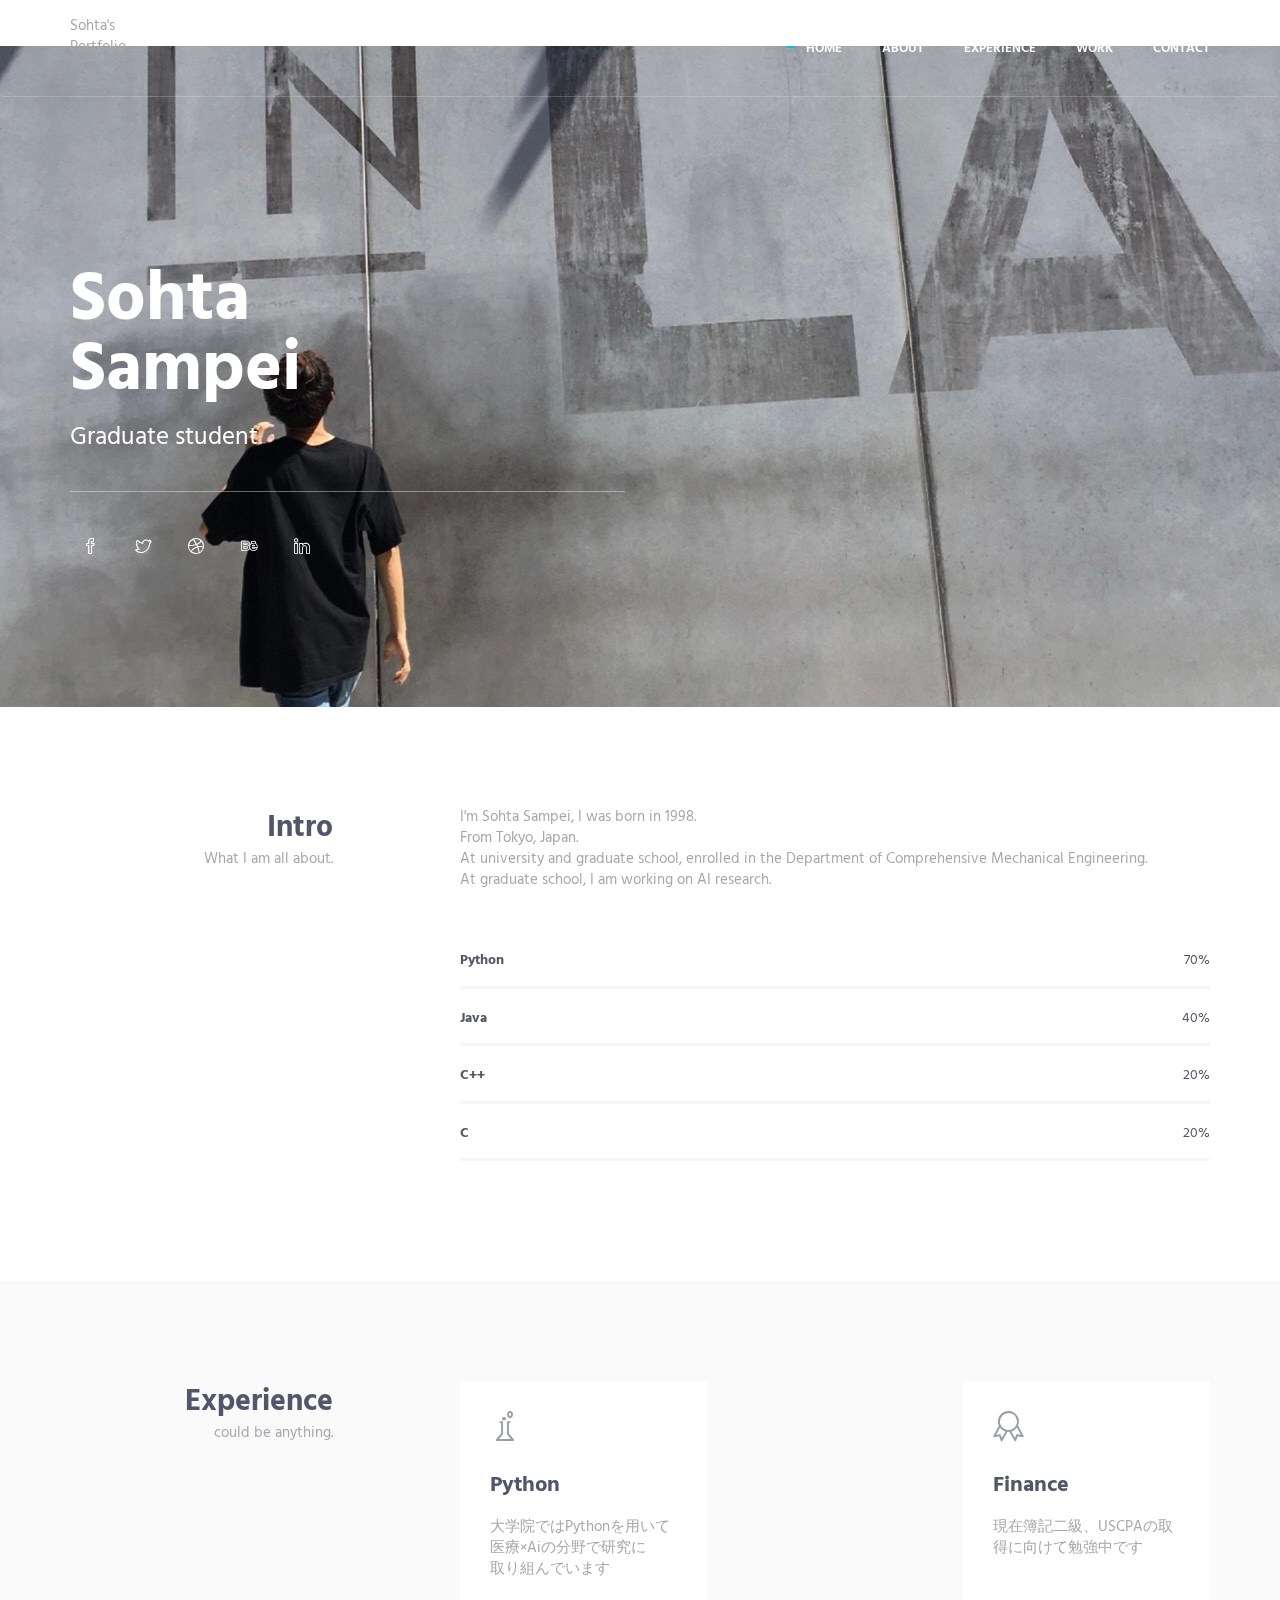
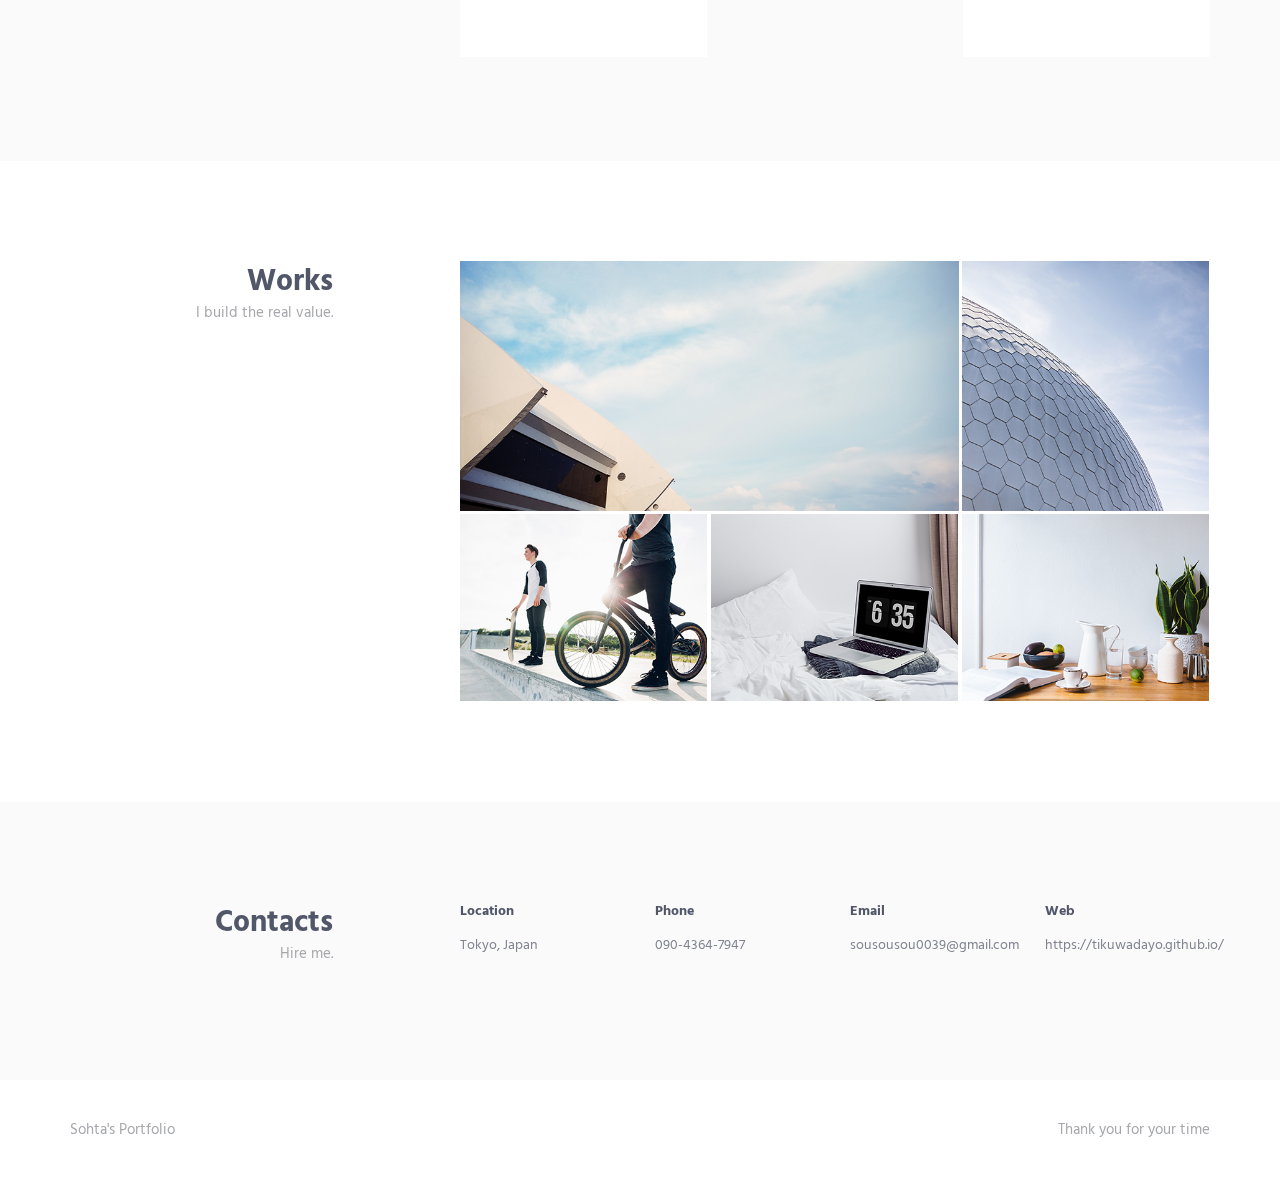
<file: index.html>
<!DOCTYPE html>
<!-- ==============================
    Project:        Metronic "Aircv" Frontend Freebie - Responsive HTML Template Based On Twitter Bootstrap 3.3.4
    Version:        1.0
    Author:         KeenThemes
    Primary use:    Corporate, Business Themes.
    Email:          support@keenthemes.com
    Follow:         http://www.twitter.com/keenthemes
    Like:           http://www.facebook.com/keenthemes
    Website:        http://www.keenthemes.com
    Premium:        Premium Metronic Admin Theme: http://themeforest.net/item/metronic-responsive-admin-dashboard-template/4021469?ref=keenthemes
================================== -->
<html lang="en" class="no-js">
    <!-- BEGIN HEAD -->
    <head>
        <meta charset="utf-8"/>
        <title>mizuki's Portfolio </title>
        <meta http-equiv="X-UA-Compatible" content="IE=edge">
        <meta content="width=device-width, initial-scale=1" name="viewport"/>
        <meta content="" name="description"/>
        <meta content="" name="author"/>

        <!-- GLOBAL MANDATORY STYLES -->
        <link href="http://fonts.googleapis.com/css?family=Hind:300,400,500,600,700" rel="stylesheet" type="text/css">
        <link href="vendor/simple-line-icons/css/simple-line-icons.css" rel="stylesheet" type="text/css"/>
        <link href="vendor/bootstrap/css/bootstrap.min.css" rel="stylesheet" type="text/css"/>

        <!-- PAGE LEVEL PLUGIN STYLES -->
        <link href="css/animate.css" rel="stylesheet">

        <!-- THEME STYLES -->
        <link href="css/layout.min.css" rel="stylesheet" type="text/css"/>
        
        <!-- ADDITIONAL STYLES -->
        <link href="css/loaders.min.css" rel="stylesheet" type="text/css">

        <!-- Favicon -->
        <link rel="shortcut icon" href="favicon.ico"/>
    </head>
    <!-- END HEAD -->

    <!-- BODY -->
    <body id="body" data-spy="scroll" data-target=".header">

        <!--========== HEADER ==========-->
        <header class="header navbar-fixed-top">
            <!-- Navbar -->
            <nav class="navbar" role="navigation">
                <div class="container">
                    <!-- Brand and toggle get grouped for better mobile display -->
                    <div class="menu-container js_nav-item">
                        <button type="button" class="navbar-toggle" data-toggle="collapse" data-target=".nav-collapse">
                            <span class="sr-only">Toggle navigation</span>
                            <span class="toggle-icon"></span>
                        </button>

                        <!-- Logo -->
                        <div class="logo">
                            <a class="logo-wrap" href="#body">
                                <p class="title-text">Sohta's Portfolio</p>
                            </a>
                        </div>
                        <!-- End Logo -->
                    </div>

                    <!-- Collect the nav links, forms, and other content for toggling -->
                    <div class="collapse navbar-collapse nav-collapse">
                        <div class="menu-container">
                            <ul class="nav navbar-nav navbar-nav-right">
                                <li class="js_nav-item nav-item"><a class="nav-item-child nav-item-hover" href="#body">Home</a></li>
                                <li class="js_nav-item nav-item"><a class="nav-item-child nav-item-hover" href="#about">About</a></li>
                                <li class="js_nav-item nav-item"><a class="nav-item-child nav-item-hover" href="#experience">Experience</a></li>
                                <li class="js_nav-item nav-item"><a class="nav-item-child nav-item-hover" href="#work">Work</a></li>
                                <li class="js_nav-item nav-item"><a class="nav-item-child nav-item-hover" href="#contact">Contact</a></li>
                            </ul>
                        </div>
                    </div>
                    <!-- End Navbar Collapse -->
                </div>
            </nav>
            <!-- Navbar -->
        </header>
        <!--========== END HEADER ==========-->

    <!-- Preloader section -->
    <!-- ローダー -->
    <div id="loader-bg" class="is-hide loarders">
      <div id="loader" class="is-hide loader">
        <div class="line-scale-party">
          <div></div>
          <div></div>
          <div></div>
          <div></div>
        </div>
      </div>
    </div>             
        
        
        <!--========== SLIDER ==========-->
        <div class="promo-block parallax-window" data-parallax="scroll" data-image-src="img/1920x1080/01.jpg">
            <div class="container">
                <div class="row">
                    <div class="col-sm-6">
                        <div class="promo-block-divider">
                            <h1 class="promo-block-title">Sohta <br/> Sampei</h1>
                            <p class="promo-block-text">Graduate student</p>
                        </div>
                        <ul class="list-inline">
                            <li><a href="#" class="social-icons"><i class="icon-social-facebook"></i></a></li>
                            <li><a href="#" class="social-icons"><i class="icon-social-twitter"></i></a></li>
                            <li><a href="#" class="social-icons"><i class="icon-social-dribbble"></i></a></li>
                            <li><a href="#" class="social-icons"><i class="icon-social-behance"></i></a></li>
                            <li><a href="#" class="social-icons"><i class="icon-social-linkedin"></i></a></li>
                        </ul>
                    </div>
                </div>
                <!--// end row -->
            </div>
        </div>
        <!--========== SLIDER ==========-->

        <!--========== PAGE LAYOUT ==========-->
        <!-- About -->
        <div id="about">
            <div class="container content-lg">
                <div class="row">
                    <div class="col-sm-3 sm-margin-b-30">
                        <div class="text-right sm-text-left">
                            <h2 class="margin-b-0">Intro</h2>
                            <p>What I am all about.</p>
                        </div>
                    </div>
                    <div class="col-sm-8 col-sm-offset-1">
                        <div class="margin-b-60">
                            <p>I'm Sohta Sampei, I was born in 1998.<br>From Tokyo, Japan.<br>At university and graduate school, enrolled in the Department of Comprehensive Mechanical Engineering.
                                <br>At graduate school, I am working on AI research.</p>
                            
                            
                        </div>

                        <!-- Progress Box -->
                        <div class="progress-box">
                            <h5>Python <span class="color-heading pull-right">70%</span></h5>
                            <div class="progress">
                                <div class="progress-bar bg-color-base" role="progressbar" data-width="70"></div>
                            </div>
                        </div>
                        <div class="progress-box">
                            <h5>Java <span class="color-heading pull-right">40%</span></h5>
                            <div class="progress">
                                <div class="progress-bar bg-color-base" role="progressbar" data-width="40"></div>
                            </div>
                        </div>
                        <div class="progress-box">
                            <h5>C++ <span class="color-heading pull-right">20%</span></h5>
                            <div class="progress">
                                <div class="progress-bar bg-color-base" role="progressbar" data-width="20"></div>
                            </div>
                        </div>
                        <div class="progress-box">
                            <h5>C <span class="color-heading pull-right">20%</span></h5>
                            <div class="progress">
                                <div class="progress-bar bg-color-base" role="progressbar" data-width="20"></div>
                            </div>
                        </div>
                        <!-- End Progress Box -->
                    </div>
                </div>
                <!--// end row -->
            </div>
        </div>
        <!-- End About -->

        <!-- Experience -->
        <div id="experience">
            <div class="bg-color-sky-light" data-auto-height="true">
                <div class="container content-lg">
                    <div class="row">
                        <div class="col-sm-3 sm-margin-b-30">
                            <div class="text-right sm-text-left">
                                <h2 class="margin-b-0">Experience</h2>
                                <p>could be anything.</p>
                            </div>
                        </div>
                        <div class="col-sm-8 col-sm-offset-1">
                            <div class="row row-space-2 margin-b-4">
                                <div class="col-md-4 md-margin-b-4">
                                    <div class="service" data-height="height">
                                        <div class="service-element">
                                            <i class="service-icon icon-chemistry"></i>
                                        </div>
                                        <div class="service-info">
                                            <h3>Python</h3>
                                            <p class="margin-b-5">大学院ではPythonを用いて医療×Aiの分野で研究に<br>取り組んでいます</p>
                                        </div>
                                        <a href="#" class="content-wrapper-link"></a>    
                                    </div>
                                </div>
                                <div class="col-md-4 md-margin-b-4">
                                    <div class="service bg-color-base wow zoomIn" data-height="height" data-wow-duration=".3" data-wow-delay=".1s">
                                        <div class="service-element">
                                            <i class="service-icon color-white icon-screen-tablet"></i>
                                        </div>
                                        <div class="service-info">
                                            <h3 class="color-white">Language Skills</h3>
                                            <p class="color-white margin-b-5">海外の文化に興味があり、英語をはじめとして中国語や<br>スペイン語やなどの語学学習に取り組んでいます</p>
                                        </div>
                                        <a href="#" class="content-wrapper-link"></a>    
                                    </div>
                                </div>
                                <div class="col-md-4">
                                    <div class="service" data-height="height">
                                        <div class="service-element">
                                            <i class="service-icon icon-badge"></i>
                                        </div>
                                        <div class="service-info">
                                            <h3>Finance</h3>
                                            <p class="margin-b-5">現在簿記二級、USCPAの取得に向けて勉強中です</p>
                                        </div>
                                        <a href="#" class="content-wrapper-link"></a>    
                                    </div>
                                </div>
                            </div>
                            <!--// end row -->
                        </div>
                    </div>
                    <!--// end row -->
                </div>
            </div>
        </div>
        <!-- End Experience -->

        <!-- Work -->
        <div id="work">
            <div class="container content-lg">
                <div class="row">
                    <div class="col-sm-3 sm-margin-b-30">
                        <div class="text-right sm-text-left">
                            <h2 class="margin-b-0">Works</h2>
                            <p>I build the real value.</p>
                        </div>
                    </div>
                    <div class="col-sm-8 col-sm-offset-1">
                        <!-- Masonry Grid -->
                        <div class="masonry-grid row row-space-2">
                            <div class="masonry-grid-sizer col-xs-6 col-sm-6 col-md-1"></div>
                            <div class="masonry-grid-item col-xs-12 col-sm-6 col-md-8 margin-b-4">
                                <!-- Work -->
                                <div class="work work-popup-trigger">
                                    <div class="work-overlay">
                                        <img class="full-width img-responsive" src="img/800x400/01.jpg" alt="Portfolio Image">
                                    </div>
                                    <div class="work-popup-overlay">
                                        <div class="work-popup-content">
                                            <a href="javascript:void(0);" class="work-popup-close">Hide</a>
                                            <div class="margin-b-30">
                                                <h3 class="margin-b-5">Art Of Coding</h3>
                                                <span>Clean &amp; Minimalistic Design</span>
                                            </div>
                                            <div class="row">
                                                <div class="col-sm-8 work-popup-content-divider sm-margin-b-20">
                                                    <div class="margin-t-10 sm-margin-t-0">
                                                        <p>Duis aute irure dolor in reprehenderit in voluptate velit esse cillum dolore eu fugiat nulla pariatur. Excepteur sint occaecat cupidatat non proident, sunt in culpa qui officia deserunt mollit anim id est laborum.</p>
                                                        <p>Lorem ipsum dolor sit amet, consectetur adipisicing elit, sed do eiusmod tempor incididunt ut labore et dolore magna aliqua. Ut enim ad minim veniam, quis nostrud.</p>
                                                        <ul class="list-inline work-popup-tag">
                                                            <li class="work-popup-tag-item"><a class="work-popup-tag-link" href="#">Design,</a></li>
                                                            <li class="work-popup-tag-item"><a class="work-popup-tag-link" href="#">Coding,</a></li>
                                                            <li class="work-popup-tag-item"><a class="work-popup-tag-link" href="#">Portfolio</a></li>
                                                        </ul>
                                                    </div>
                                                </div>
                                                <div class="col-sm-4">
                                                    <div class="margin-t-10 sm-margin-t-0">
                                                        <p class="margin-b-5"><strong>Project Leader:</strong> John Doe</p>
                                                        <p class="margin-b-5"><strong>Designer:</strong> Alisa Keys</p>
                                                        <p class="margin-b-5"><strong>Developer:</strong> Mark Doe</p>
                                                        <p class="margin-b-5"><strong>Customer:</strong> Keenthemes</p>
                                                    </div>
                                                </div>
                                            </div>
                                        </div>
                                    </div>
                                </div>
                                <!-- End Work -->
                            </div>
                            <div class="masonry-grid-item col-xs-12 col-sm-6 col-md-4 margin-b-4">
                                <!-- Work -->
                                <div class="work work-popup-trigger">
                                    <div class="work-overlay">
                                        <img class="full-width img-responsive" src="img/397x400/01.jpg" alt="Portfolio Image">
                                    </div>
                                    <div class="work-popup-overlay">
                                        <div class="work-popup-content">
                                            <a href="javascript:void(0);" class="work-popup-close">Hide</a>
                                            <div class="margin-b-30">
                                                <h3 class="margin-b-5">Art Of Coding</h3>
                                                <span>Clean &amp; Minimalistic Design</span>
                                            </div>
                                            <div class="row">
                                                <div class="col-sm-8 work-popup-content-divider sm-margin-b-20">
                                                    <div class="margin-t-10 sm-margin-t-0">
                                                        <p>Duis aute irure dolor in reprehenderit in voluptate velit esse cillum dolore eu fugiat nulla pariatur. Excepteur sint occaecat cupidatat non proident, sunt in culpa qui officia deserunt mollit anim id est laborum.</p>
                                                        <p>Lorem ipsum dolor sit amet, consectetur adipisicing elit, sed do eiusmod tempor incididunt ut labore et dolore magna aliqua. Ut enim ad minim veniam, quis nostrud.</p>
                                                        <ul class="list-inline work-popup-tag">
                                                            <li class="work-popup-tag-item"><a class="work-popup-tag-link" href="#">Design,</a></li>
                                                            <li class="work-popup-tag-item"><a class="work-popup-tag-link" href="#">Coding,</a></li>
                                                            <li class="work-popup-tag-item"><a class="work-popup-tag-link" href="#">Portfolio</a></li>
                                                        </ul>
                                                    </div>
                                                </div>
                                                <div class="col-sm-4">
                                                    <div class="margin-t-10 sm-margin-t-0">
                                                        <p class="margin-b-5"><strong>Project Leader:</strong> John Doe</p>
                                                        <p class="margin-b-5"><strong>Designer:</strong> Alisa Keys</p>
                                                        <p class="margin-b-5"><strong>Developer:</strong> Mark Doe</p>
                                                        <p class="margin-b-5"><strong>Customer:</strong> Keenthemes</p>
                                                    </div>
                                                </div>
                                            </div>
                                        </div>
                                    </div>
                                </div>
                                <!-- End Work -->
                            </div>
                            <div class="masonry-grid-item col-xs-12 col-sm-6 col-md-4 md-margin-b-4">
                                <!-- Work -->
                                <div class="work work-popup-trigger">
                                    <div class="work-overlay">
                                        <img class="full-width img-responsive" src="img/397x300/01.jpg" alt="Portfolio Image">
                                    </div>
                                    <div class="work-popup-overlay">
                                        <div class="work-popup-content">
                                            <a href="javascript:void(0);" class="work-popup-close">Hide</a>
                                            <div class="margin-b-30">
                                                <h3 class="margin-b-5">Art Of Coding</h3>
                                                <span>Clean &amp; Minimalistic Design</span>
                                            </div>
                                            <div class="row">
                                                <div class="col-sm-8 work-popup-content-divider sm-margin-b-20">
                                                    <div class="margin-t-10 sm-margin-t-0">
                                                        <p>Duis aute irure dolor in reprehenderit in voluptate velit esse cillum dolore eu fugiat nulla pariatur. Excepteur sint occaecat cupidatat non proident, sunt in culpa qui officia deserunt mollit anim id est laborum.</p>
                                                        <p>Lorem ipsum dolor sit amet, consectetur adipisicing elit, sed do eiusmod tempor incididunt ut labore et dolore magna aliqua. Ut enim ad minim veniam, quis nostrud.</p>
                                                        <ul class="list-inline work-popup-tag">
                                                            <li class="work-popup-tag-item"><a class="work-popup-tag-link" href="#">Design,</a></li>
                                                            <li class="work-popup-tag-item"><a class="work-popup-tag-link" href="#">Coding,</a></li>
                                                            <li class="work-popup-tag-item"><a class="work-popup-tag-link" href="#">Portfolio</a></li>
                                                        </ul>
                                                    </div>
                                                </div>
                                                <div class="col-sm-4">
                                                    <div class="margin-t-10 sm-margin-t-0">
                                                        <p class="margin-b-5"><strong>Project Leader:</strong> John Doe</p>
                                                        <p class="margin-b-5"><strong>Designer:</strong> Alisa Keys</p>
                                                        <p class="margin-b-5"><strong>Developer:</strong> Mark Doe</p>
                                                        <p class="margin-b-5"><strong>Customer:</strong> Keenthemes</p>
                                                    </div>
                                                </div>
                                            </div>
                                        </div>
                                    </div>
                                </div>
                                <!-- End Work -->
                            </div>
                            <div class="masonry-grid-item col-xs-12 col-sm-6 col-md-4 md-margin-b-4">
                                <!-- Work -->
                                <div class="work work-popup-trigger">
                                    <div class="work-overlay">
                                        <img class="full-width img-responsive" src="img/397x300/02.jpg" alt="Portfolio Image">
                                    </div>
                                    <div class="work-popup-overlay">
                                        <div class="work-popup-content">
                                            <a href="javascript:void(0);" class="work-popup-close">Hide</a>
                                            <div class="margin-b-30">
                                                <h3 class="margin-b-5">Art Of Coding</h3>
                                                <span>Clean &amp; Minimalistic Design</span>
                                            </div>
                                            <div class="row">
                                                <div class="col-sm-8 work-popup-content-divider sm-margin-b-20">
                                                    <div class="margin-t-10 sm-margin-t-0">
                                                        <p>Duis aute irure dolor in reprehenderit in voluptate velit esse cillum dolore eu fugiat nulla pariatur. Excepteur sint occaecat cupidatat non proident, sunt in culpa qui officia deserunt mollit anim id est laborum.</p>
                                                        <p>Lorem ipsum dolor sit amet, consectetur adipisicing elit, sed do eiusmod tempor incididunt ut labore et dolore magna aliqua. Ut enim ad minim veniam, quis nostrud.</p>
                                                        <ul class="list-inline work-popup-tag">
                                                            <li class="work-popup-tag-item"><a class="work-popup-tag-link" href="#">Design,</a></li>
                                                            <li class="work-popup-tag-item"><a class="work-popup-tag-link" href="#">Coding,</a></li>
                                                            <li class="work-popup-tag-item"><a class="work-popup-tag-link" href="#">Portfolio</a></li>
                                                        </ul>
                                                    </div>
                                                </div>
                                                <div class="col-sm-4">
                                                    <div class="margin-t-10 sm-margin-t-0">
                                                        <p class="margin-b-5"><strong>Project Leader:</strong> John Doe</p>
                                                        <p class="margin-b-5"><strong>Designer:</strong> Alisa Keys</p>
                                                        <p class="margin-b-5"><strong>Developer:</strong> Mark Doe</p>
                                                        <p class="margin-b-5"><strong>Customer:</strong> Keenthemes</p>
                                                    </div>
                                                </div>
                                            </div>
                                        </div>
                                    </div>
                                </div>
                                <!-- End Work -->
                            </div>
                            <div class="masonry-grid-item col-xs-12 col-sm-6 col-md-4">
                                <!-- Work -->
                                <div class="work work-popup-trigger">
                                    <div class="work-overlay">
                                        <img class="full-width img-responsive" src="img/397x300/03.jpg" alt="Portfolio Image">
                                    </div>
                                    <div class="work-popup-overlay">
                                        <div class="work-popup-content">
                                            <a href="javascript:void(0);" class="work-popup-close">Hide</a>
                                            <div class="margin-b-30">
                                                <h3 class="margin-b-5">Art Of Coding</h3>
                                                <span>Clean &amp; Minimalistic Design</span>
                                            </div>
                                            <div class="row">
                                                <div class="col-sm-8 work-popup-content-divider sm-margin-b-20">
                                                    <div class="margin-t-10 sm-margin-t-0">
                                                        <p>Duis aute irure dolor in reprehenderit in voluptate velit esse cillum dolore eu fugiat nulla pariatur. Excepteur sint occaecat cupidatat non proident, sunt in culpa qui officia deserunt mollit anim id est laborum.</p>
                                                        <p>Lorem ipsum dolor sit amet, consectetur adipisicing elit, sed do eiusmod tempor incididunt ut labore et dolore magna aliqua. Ut enim ad minim veniam, quis nostrud.</p>
                                                        <ul class="list-inline work-popup-tag">
                                                            <li class="work-popup-tag-item"><a class="work-popup-tag-link" href="#">Design,</a></li>
                                                            <li class="work-popup-tag-item"><a class="work-popup-tag-link" href="#">Coding,</a></li>
                                                            <li class="work-popup-tag-item"><a class="work-popup-tag-link" href="#">Portfolio</a></li>
                                                        </ul>
                                                    </div>
                                                </div>
                                                <div class="col-sm-4">
                                                    <div class="margin-t-10 sm-margin-t-0">
                                                        <p class="margin-b-5"><strong>Project Leader:</strong> John Doe</p>
                                                        <p class="margin-b-5"><strong>Designer:</strong> Alisa Keys</p>
                                                        <p class="margin-b-5"><strong>Developer:</strong> Mark Doe</p>
                                                        <p class="margin-b-5"><strong>Customer:</strong> Keenthemes</p>
                                                    </div>
                                                </div>
                                            </div>
                                        </div>
                                    </div>
                                </div>
                                <!-- End Work -->
                            </div>
                        </div>
                        <!-- End Masonry Grid -->
                    </div>
                </div>
                <!--// end row -->
            </div>
        </div>
        <!-- End Work -->
            
        <!-- Contact -->
        <div id="contact">
            <div class="bg-color-sky-light">
                <div class="container content-lg">
                    <div class="row">
                        <div class="col-sm-3 sm-margin-b-30">
                            <div class="text-right sm-text-left">
                                <h2 class="margin-b-0">Contacts</h2>
                                <p>Hire me.</p>
                            </div>
                        </div>
                        <div class="col-sm-8 col-sm-offset-1">
                            <div class="row">
                                <div class="col-md-3 col-xs-6 md-margin-b-30">
                                    <h5>Location</h5>
                                    <a href="#">Tokyo, Japan</a>
                                </div>
                                <div class="col-md-3 col-xs-6 md-margin-b-30">
                                    <h5>Phone</h5>
                                    <a href="#">090-4364-7947</a>
                                </div>
                                <div class="col-md-3 col-xs-6">
                                    <h5>Email</h5>
                                    <a href="mailto:#">sousousou0039@gmail.com</a>
                                </div>
                                <div class="col-md-3 col-xs-6">
                                    <h5>Web</h5>
                                    <a href="#">https://tikuwadayo.github.io/</a>
                                </div>
                            </div>
                        </div>
                    </div>
                    <!--// end row -->
                </div>
            </div>
        </div>
        <!-- End Contact -->
        <!--========== END PAGE LAYOUT ==========-->

        <!--========== FOOTER ==========-->
        <footer class="footer">
            <div class="content container">
                <div class="row">
                    <div class="col-xs-6">
                        <p class="title-text">Sohta's Portfolio</p>
                    </div>
                    <div class="col-xs-6 text-right sm-text-left">
                        <p class="margin-b-0">Thank you for your time</p>
                    </div>
                </div>
                <!--// end row -->
            </div>
        </footer>
        <!--========== END FOOTER ==========-->

        <!-- Back To Top -->
        <a href="javascript:void(0);" class="js-back-to-top back-to-top">Top</a>

        <!-- JAVASCRIPTS(Load javascripts at bottom, this will reduce page load time) -->
        <!-- CORE PLUGINS -->
        <script src="vendor/jquery.min.js" type="text/javascript"></script>
        <script src="vendor/jquery-migrate.min.js" type="text/javascript"></script>
        <script src="vendor/bootstrap/js/bootstrap.min.js" type="text/javascript"></script>

        <!-- PAGE LEVEL PLUGINS -->
        <script src="vendor/jquery.easing.js" type="text/javascript"></script>
        <script src="vendor/jquery.back-to-top.js" type="text/javascript"></script>
        <script src="vendor/jquery.smooth-scroll.js" type="text/javascript"></script>
        <script src="vendor/jquery.wow.min.js" type="text/javascript"></script>
        <script src="vendor/jquery.parallax.min.js" type="text/javascript"></script>
        <script src="vendor/jquery.appear.js" type="text/javascript"></script>
        <script src="vendor/masonry/jquery.masonry.pkgd.min.js" type="text/javascript"></script>
        <script src="vendor/masonry/imagesloaded.pkgd.min.js" type="text/javascript"></script>

        <!-- PAGE LEVEL SCRIPTS -->
        <script src="js/layout.min.js" type="text/javascript"></script>
        <script src="js/loaders.css.js" type="text/javascript"></script>    
        <script src="js/components/progress-bar.min.js" type="text/javascript"></script>
        <script src="js/components/masonry.min.js" type="text/javascript"></script>
        <script src="js/components/wow.min.js" type="text/javascript"></script>

    </body>
    <!-- END BODY -->
</html>
</file>
<file: vendor/simple-line-icons/css/simple-line-icons.css>
@font-face {
  font-family: 'simple-line-icons';
  src: url('../fonts/Simple-Line-Icons.eot?v=2.3.2');
  src: url('../fonts/Simple-Line-Icons.eot?v=2.3.2#iefix') format('embedded-opentype'), url('../fonts/Simple-Line-Icons.woff2?v=2.3.2') format('woff2'), url('../fonts/Simple-Line-Icons.ttf?v=2.3.2') format('truetype'), url('../fonts/Simple-Line-Icons.woff?v=2.3.2') format('woff'), url('../fonts/Simple-Line-Icons.svg?v=2.3.2#simple-line-icons') format('svg');
  font-weight: normal;
  font-style: normal;
}
/*
 Use the following CSS code if you want to have a class per icon.
 Instead of a list of all class selectors, you can use the generic [class*="icon-"] selector, but it's slower:
*/
.icon-user,
.icon-people,
.icon-user-female,
.icon-user-follow,
.icon-user-following,
.icon-user-unfollow,
.icon-login,
.icon-logout,
.icon-emotsmile,
.icon-phone,
.icon-call-end,
.icon-call-in,
.icon-call-out,
.icon-map,
.icon-location-pin,
.icon-direction,
.icon-directions,
.icon-compass,
.icon-layers,
.icon-menu,
.icon-list,
.icon-options-vertical,
.icon-options,
.icon-arrow-down,
.icon-arrow-left,
.icon-arrow-right,
.icon-arrow-up,
.icon-arrow-up-circle,
.icon-arrow-left-circle,
.icon-arrow-right-circle,
.icon-arrow-down-circle,
.icon-check,
.icon-clock,
.icon-plus,
.icon-minus,
.icon-close,
.icon-exclamation,
.icon-organization,
.icon-trophy,
.icon-screen-smartphone,
.icon-screen-desktop,
.icon-plane,
.icon-notebook,
.icon-mustache,
.icon-mouse,
.icon-magnet,
.icon-energy,
.icon-disc,
.icon-cursor,
.icon-cursor-move,
.icon-crop,
.icon-chemistry,
.icon-speedometer,
.icon-shield,
.icon-screen-tablet,
.icon-magic-wand,
.icon-hourglass,
.icon-graduation,
.icon-ghost,
.icon-game-controller,
.icon-fire,
.icon-eyeglass,
.icon-envelope-open,
.icon-envelope-letter,
.icon-bell,
.icon-badge,
.icon-anchor,
.icon-wallet,
.icon-vector,
.icon-speech,
.icon-puzzle,
.icon-printer,
.icon-present,
.icon-playlist,
.icon-pin,
.icon-picture,
.icon-handbag,
.icon-globe-alt,
.icon-globe,
.icon-folder-alt,
.icon-folder,
.icon-film,
.icon-feed,
.icon-drop,
.icon-drawer,
.icon-docs,
.icon-doc,
.icon-diamond,
.icon-cup,
.icon-calculator,
.icon-bubbles,
.icon-briefcase,
.icon-book-open,
.icon-basket-loaded,
.icon-basket,
.icon-bag,
.icon-action-undo,
.icon-action-redo,
.icon-wrench,
.icon-umbrella,
.icon-trash,
.icon-tag,
.icon-support,
.icon-frame,
.icon-size-fullscreen,
.icon-size-actual,
.icon-shuffle,
.icon-share-alt,
.icon-share,
.icon-rocket,
.icon-question,
.icon-pie-chart,
.icon-pencil,
.icon-note,
.icon-loop,
.icon-home,
.icon-grid,
.icon-graph,
.icon-microphone,
.icon-music-tone-alt,
.icon-music-tone,
.icon-earphones-alt,
.icon-earphones,
.icon-equalizer,
.icon-like,
.icon-dislike,
.icon-control-start,
.icon-control-rewind,
.icon-control-play,
.icon-control-pause,
.icon-control-forward,
.icon-control-end,
.icon-volume-1,
.icon-volume-2,
.icon-volume-off,
.icon-calendar,
.icon-bulb,
.icon-chart,
.icon-ban,
.icon-bubble,
.icon-camrecorder,
.icon-camera,
.icon-cloud-download,
.icon-cloud-upload,
.icon-envelope,
.icon-eye,
.icon-flag,
.icon-heart,
.icon-info,
.icon-key,
.icon-link,
.icon-lock,
.icon-lock-open,
.icon-magnifier,
.icon-magnifier-add,
.icon-magnifier-remove,
.icon-paper-clip,
.icon-paper-plane,
.icon-power,
.icon-refresh,
.icon-reload,
.icon-settings,
.icon-star,
.icon-symbol-female,
.icon-symbol-male,
.icon-target,
.icon-credit-card,
.icon-paypal,
.icon-social-tumblr,
.icon-social-twitter,
.icon-social-facebook,
.icon-social-instagram,
.icon-social-linkedin,
.icon-social-pinterest,
.icon-social-github,
.icon-social-google,
.icon-social-reddit,
.icon-social-skype,
.icon-social-dribbble,
.icon-social-behance,
.icon-social-foursqare,
.icon-social-soundcloud,
.icon-social-spotify,
.icon-social-stumbleupon,
.icon-social-youtube,
.icon-social-dropbox {
  font-family: 'simple-line-icons';
  speak: none;
  font-style: normal;
  font-weight: normal;
  font-variant: normal;
  text-transform: none;
  line-height: 1;
  /* Better Font Rendering =========== */
  -webkit-font-smoothing: antialiased;
  -moz-osx-font-smoothing: grayscale;
}
.icon-user:before {
  content: "\e005";
}
.icon-people:before {
  content: "\e001";
}
.icon-user-female:before {
  content: "\e000";
}
.icon-user-follow:before {
  content: "\e002";
}
.icon-user-following:before {
  content: "\e003";
}
.icon-user-unfollow:before {
  content: "\e004";
}
.icon-login:before {
  content: "\e066";
}
.icon-logout:before {
  content: "\e065";
}
.icon-emotsmile:before {
  content: "\e021";
}
.icon-phone:before {
  content: "\e600";
}
.icon-call-end:before {
  content: "\e048";
}
.icon-call-in:before {
  content: "\e047";
}
.icon-call-out:before {
  content: "\e046";
}
.icon-map:before {
  content: "\e033";
}
.icon-location-pin:before {
  content: "\e096";
}
.icon-direction:before {
  content: "\e042";
}
.icon-directions:before {
  content: "\e041";
}
.icon-compass:before {
  content: "\e045";
}
.icon-layers:before {
  content: "\e034";
}
.icon-menu:before {
  content: "\e601";
}
.icon-list:before {
  content: "\e067";
}
.icon-options-vertical:before {
  content: "\e602";
}
.icon-options:before {
  content: "\e603";
}
.icon-arrow-down:before {
  content: "\e604";
}
.icon-arrow-left:before {
  content: "\e605";
}
.icon-arrow-right:before {
  content: "\e606";
}
.icon-arrow-up:before {
  content: "\e607";
}
.icon-arrow-up-circle:before {
  content: "\e078";
}
.icon-arrow-left-circle:before {
  content: "\e07a";
}
.icon-arrow-right-circle:before {
  content: "\e079";
}
.icon-arrow-down-circle:before {
  content: "\e07b";
}
.icon-check:before {
  content: "\e080";
}
.icon-clock:before {
  content: "\e081";
}
.icon-plus:before {
  content: "\e095";
}
.icon-minus:before {
  content: "\e615";
}
.icon-close:before {
  content: "\e082";
}
.icon-exclamation:before {
  content: "\e617";
}
.icon-organization:before {
  content: "\e616";
}
.icon-trophy:before {
  content: "\e006";
}
.icon-screen-smartphone:before {
  content: "\e010";
}
.icon-screen-desktop:before {
  content: "\e011";
}
.icon-plane:before {
  content: "\e012";
}
.icon-notebook:before {
  content: "\e013";
}
.icon-mustache:before {
  content: "\e014";
}
.icon-mouse:before {
  content: "\e015";
}
.icon-magnet:before {
  content: "\e016";
}
.icon-energy:before {
  content: "\e020";
}
.icon-disc:before {
  content: "\e022";
}
.icon-cursor:before {
  content: "\e06e";
}
.icon-cursor-move:before {
  content: "\e023";
}
.icon-crop:before {
  content: "\e024";
}
.icon-chemistry:before {
  content: "\e026";
}
.icon-speedometer:before {
  content: "\e007";
}
.icon-shield:before {
  content: "\e00e";
}
.icon-screen-tablet:before {
  content: "\e00f";
}
.icon-magic-wand:before {
  content: "\e017";
}
.icon-hourglass:before {
  content: "\e018";
}
.icon-graduation:before {
  content: "\e019";
}
.icon-ghost:before {
  content: "\e01a";
}
.icon-game-controller:before {
  content: "\e01b";
}
.icon-fire:before {
  content: "\e01c";
}
.icon-eyeglass:before {
  content: "\e01d";
}
.icon-envelope-open:before {
  content: "\e01e";
}
.icon-envelope-letter:before {
  content: "\e01f";
}
.icon-bell:before {
  content: "\e027";
}
.icon-badge:before {
  content: "\e028";
}
.icon-anchor:before {
  content: "\e029";
}
.icon-wallet:before {
  content: "\e02a";
}
.icon-vector:before {
  content: "\e02b";
}
.icon-speech:before {
  content: "\e02c";
}
.icon-puzzle:before {
  content: "\e02d";
}
.icon-printer:before {
  content: "\e02e";
}
.icon-present:before {
  content: "\e02f";
}
.icon-playlist:before {
  content: "\e030";
}
.icon-pin:before {
  content: "\e031";
}
.icon-picture:before {
  content: "\e032";
}
.icon-handbag:before {
  content: "\e035";
}
.icon-globe-alt:before {
  content: "\e036";
}
.icon-globe:before {
  content: "\e037";
}
.icon-folder-alt:before {
  content: "\e039";
}
.icon-folder:before {
  content: "\e089";
}
.icon-film:before {
  content: "\e03a";
}
.icon-feed:before {
  content: "\e03b";
}
.icon-drop:before {
  content: "\e03e";
}
.icon-drawer:before {
  content: "\e03f";
}
.icon-docs:before {
  content: "\e040";
}
.icon-doc:before {
  content: "\e085";
}
.icon-diamond:before {
  content: "\e043";
}
.icon-cup:before {
  content: "\e044";
}
.icon-calculator:before {
  content: "\e049";
}
.icon-bubbles:before {
  content: "\e04a";
}
.icon-briefcase:before {
  content: "\e04b";
}
.icon-book-open:before {
  content: "\e04c";
}
.icon-basket-loaded:before {
  content: "\e04d";
}
.icon-basket:before {
  content: "\e04e";
}
.icon-bag:before {
  content: "\e04f";
}
.icon-action-undo:before {
  content: "\e050";
}
.icon-action-redo:before {
  content: "\e051";
}
.icon-wrench:before {
  content: "\e052";
}
.icon-umbrella:before {
  content: "\e053";
}
.icon-trash:before {
  content: "\e054";
}
.icon-tag:before {
  content: "\e055";
}
.icon-support:before {
  content: "\e056";
}
.icon-frame:before {
  content: "\e038";
}
.icon-size-fullscreen:before {
  content: "\e057";
}
.icon-size-actual:before {
  content: "\e058";
}
.icon-shuffle:before {
  content: "\e059";
}
.icon-share-alt:before {
  content: "\e05a";
}
.icon-share:before {
  content: "\e05b";
}
.icon-rocket:before {
  content: "\e05c";
}
.icon-question:before {
  content: "\e05d";
}
.icon-pie-chart:before {
  content: "\e05e";
}
.icon-pencil:before {
  content: "\e05f";
}
.icon-note:before {
  content: "\e060";
}
.icon-loop:before {
  content: "\e064";
}
.icon-home:before {
  content: "\e069";
}
.icon-grid:before {
  content: "\e06a";
}
.icon-graph:before {
  content: "\e06b";
}
.icon-microphone:before {
  content: "\e063";
}
.icon-music-tone-alt:before {
  content: "\e061";
}
.icon-music-tone:before {
  content: "\e062";
}
.icon-earphones-alt:before {
  content: "\e03c";
}
.icon-earphones:before {
  content: "\e03d";
}
.icon-equalizer:before {
  content: "\e06c";
}
.icon-like:before {
  content: "\e068";
}
.icon-dislike:before {
  content: "\e06d";
}
.icon-control-start:before {
  content: "\e06f";
}
.icon-control-rewind:before {
  content: "\e070";
}
.icon-control-play:before {
  content: "\e071";
}
.icon-control-pause:before {
  content: "\e072";
}
.icon-control-forward:before {
  content: "\e073";
}
.icon-control-end:before {
  content: "\e074";
}
.icon-volume-1:before {
  content: "\e09f";
}
.icon-volume-2:before {
  content: "\e0a0";
}
.icon-volume-off:before {
  content: "\e0a1";
}
.icon-calendar:before {
  content: "\e075";
}
.icon-bulb:before {
  content: "\e076";
}
.icon-chart:before {
  content: "\e077";
}
.icon-ban:before {
  content: "\e07c";
}
.icon-bubble:before {
  content: "\e07d";
}
.icon-camrecorder:before {
  content: "\e07e";
}
.icon-camera:before {
  content: "\e07f";
}
.icon-cloud-download:before {
  content: "\e083";
}
.icon-cloud-upload:before {
  content: "\e084";
}
.icon-envelope:before {
  content: "\e086";
}
.icon-eye:before {
  content: "\e087";
}
.icon-flag:before {
  content: "\e088";
}
.icon-heart:before {
  content: "\e08a";
}
.icon-info:before {
  content: "\e08b";
}
.icon-key:before {
  content: "\e08c";
}
.icon-link:before {
  content: "\e08d";
}
.icon-lock:before {
  content: "\e08e";
}
.icon-lock-open:before {
  content: "\e08f";
}
.icon-magnifier:before {
  content: "\e090";
}
.icon-magnifier-add:before {
  content: "\e091";
}
.icon-magnifier-remove:before {
  content: "\e092";
}
.icon-paper-clip:before {
  content: "\e093";
}
.icon-paper-plane:before {
  content: "\e094";
}
.icon-power:before {
  content: "\e097";
}
.icon-refresh:before {
  content: "\e098";
}
.icon-reload:before {
  content: "\e099";
}
.icon-settings:before {
  content: "\e09a";
}
.icon-star:before {
  content: "\e09b";
}
.icon-symbol-female:before {
  content: "\e09c";
}
.icon-symbol-male:before {
  content: "\e09d";
}
.icon-target:before {
  content: "\e09e";
}
.icon-credit-card:before {
  content: "\e025";
}
.icon-paypal:before {
  content: "\e608";
}
.icon-social-tumblr:before {
  content: "\e00a";
}
.icon-social-twitter:before {
  content: "\e009";
}
.icon-social-facebook:before {
  content: "\e00b";
}
.icon-social-instagram:before {
  content: "\e609";
}
.icon-social-linkedin:before {
  content: "\e60a";
}
.icon-social-pinterest:before {
  content: "\e60b";
}
.icon-social-github:before {
  content: "\e60c";
}
.icon-social-google:before {
  content: "\e60d";
}
.icon-social-reddit:before {
  content: "\e60e";
}
.icon-social-skype:before {
  content: "\e60f";
}
.icon-social-dribbble:before {
  content: "\e00d";
}
.icon-social-behance:before {
  content: "\e610";
}
.icon-social-foursqare:before {
  content: "\e611";
}
.icon-social-soundcloud:before {
  content: "\e612";
}
.icon-social-spotify:before {
  content: "\e613";
}
.icon-social-stumbleupon:before {
  content: "\e614";
}
.icon-social-youtube:before {
  content: "\e008";
}
.icon-social-dropbox:before {
  content: "\e00c";
}
</file>
<file: css/layout.min.css>
.link,body{position:relative;font-family:Hind,sans-serif}.btn-theme,p{line-height:1.4}.btn-theme.active.focus,.btn-theme.active:focus,.btn-theme.focus,.btn-theme:active.focus,.btn-theme:active:focus,.btn-theme:focus,:active,:focus,a,a:active,a:focus,a:hover{outline:0}.btn-theme:hover,.progress-box .progress-bar{transition-property:all;transition-timing-function:cubic-bezier(.7,1,.7,1)}.header .nav-item-child,.link,a,body,em,h1,h2,h3,h4,h5,h6,li,li a,p,span{font-family:Hind,sans-serif}.header .nav-item-hover:after,.link:after,.work .work-overlay:before{content:" "}.back-to-top,.header .nav-item-child,.link{text-transform:uppercase}.back-to-top:focus,.back-to-top:hover,.btn-theme.focus,.btn-theme:focus,.btn-theme:hover,.content-wrapper-link,.header .logo-wrap:focus,.header .logo-wrap:hover,a:active,a:focus,a:hover,h1>a:focus,h2>a:focus,h3>a:focus,h4>a:focus,h5>a:focus,h6>a:focus{text-decoration:none}.container-full-width:after,.container-sm:after{clear:both}html{overflow-x:hidden}body,html,html a{-webkit-font-smoothing:antialiased}p{font-size:15px;font-weight:400;color:#a6a7aa;margin-bottom:15px}em,li,li a{font-size:16px;font-weight:500;color:#515769}a{color:#81848f}a:active,a:focus,a:hover{color:#999caa}.link{font-size:13px;font-weight:600}.back-to-top,.form-control,span{font-weight:400}.link:after{position:absolute;top:8px;right:-15px;width:9px;height:2px;background:#17bed2}span{font-size:14px;color:#bfc1c7}h1,h2,h3,h4,h5,h6{font-weight:700;color:#515769;line-height:1.4;margin:0 0 15px}h1>a,h2>a,h3>a,h4>a,h5>a,h6>a{color:#515769}h1>a:hover,h2>a:hover,h3>a:hover,h4>a:hover,h5>a:hover,h6>a:hover{color:#999caa;text-decoration:none}h1{font-size:40px}h2{font-size:30px}h3,h4{font-size:22px}::selection{color:#fff;background:#17bed2;text-shadow:none}::-webkit-selection{color:#fff;background:#17bed2;text-shadow:none}::-moz-selection{color:#fff;background:#17bed2;text-shadow:none}.section-seperator{border-bottom:1px solid #edf0f2}.content-wrapper-link{position:absolute;top:0;left:0;right:0;bottom:0;display:block;z-index:3}.btn-icon,.btn-theme,.work{position:relative}.btn-theme,.social-icons{display:inline-block;vertical-align:middle;text-align:center}.btn-theme{background-image:none;border-style:solid;white-space:nowrap;-ms-touch-action:manipulation;touch-action:manipulation;cursor:pointer;-webkit-user-select:none;-moz-user-select:none;-ms-user-select:none;user-select:none}.btn-theme:hover{transition-duration:.3s}.btn-theme.active,.btn-theme:active{background-image:none;outline:0}.btn-theme.disabled,.btn-theme[disabled],fieldset[disabled] .btn-theme{cursor:not-allowed;box-shadow:none;opacity:.65;pointer-events:none}.btn-icon{top:1px;margin-right:10px}.btn-white-bg{color:#515769;background:#fff;border-color:transparent;border-width:0}.btn-white-bg.focus,.btn-white-bg:focus,.btn-white-bg:hover{color:#fff;background:#17bed2;border-color:transparent}.btn-white-brd{color:#fff;background:0 0;border-color:#fff;border-width:2px}.btn-white-brd.focus,.btn-white-brd:focus,.btn-white-brd:hover{color:#515769;background:#fff;border-color:#fff}.btn-default-bg{color:#515769;background:#f3f4f5;border-color:transparent;border-width:0}.btn-default-bg.focus,.btn-default-bg:focus,.btn-default-bg:hover{color:#fff;background:#17bed2;border-color:transparent}.btn-theme-sm{font-size:13px;font-weight:600;padding:15px 40px}.btn-theme-md{font-size:15px;font-weight:600;padding:20px 30px}.progress-box .progress{box-shadow:none;height:3px}.progress-box .progress-bar{transition-duration:2s}.social-icons{width:40px;height:40px;font-size:16px;color:#fff;border-radius:50%;padding:11px;transition-duration:.3s;transition-property:all;transition-timing-function:cubic-bezier(.7,1,.7,1)}.work .work-overlay:before,.work .work-popup-overlay{top:0;width:100%;height:100%;transition-property:all;transition-timing-function:cubic-bezier(.7,1,.7,1);transition-duration:.3s;left:0}.social-icons:hover{color:#515769;background:#fff;transition-duration:.3s;transition-property:all;transition-timing-function:cubic-bezier(.7,1,.7,1)}.promo-block{padding:220px 0 130px}.promo-block .promo-block-title{font-size:70px;color:#fff;line-height:1}@media (max-width:480px){.promo-block .promo-block-title{font-size:50px}}.promo-block .promo-block-text{font-size:25px;color:#fff}.promo-block .promo-block-divider{border-bottom:1px solid rgba(255,255,255,.4);padding-bottom:20px;margin-bottom:35px}.service{background:#fff;padding:30px}.service .service-element,.service .service-info{-webkit-transform:translate3d(0,0,0);-moz-transform:translate3d(0,0,0);transform:translate3d(0,0,0);transition-duration:.3s;transition-property:all;transition-timing-function:cubic-bezier(.7,1,.7,1)}.service .service-icon{display:block;font-size:30px;color:#999caa;margin-bottom:30px}.service:hover .service-element{opacity:0;-webkit-transform:translate3d(0,-100%,0);-moz-transform:translate3d(0,-100%,0);transform:translate3d(0,-100%,0);transition-duration:.3s;transition-property:all;transition-timing-function:cubic-bezier(.7,1,.7,1)}.service:hover .service-info{-webkit-transform:translate3d(0,-30%,0);-moz-transform:translate3d(0,-30%,0);transform:translate3d(0,-30%,0);transition-duration:.3s;transition-property:all;transition-timing-function:cubic-bezier(.7,1,.7,1)}.work{display:block}.work .work-overlay{position:relative;cursor:pointer}.work .work-overlay:before{position:absolute;background:0 0}.work:hover .work-overlay:before{background:rgba(0,0,0,.5);transition-duration:.3s;transition-property:all;transition-timing-function:cubic-bezier(.7,1,.7,1)}.work .work-popup-overlay{position:fixed;right:0;z-index:99999;opacity:0;visibility:hidden;-webkit-backface-visibility:hidden;backface-visibility:hidden;overflow-x:hidden;background:rgba(81,87,105,.4)}.work .work-popup-overlay-show{opacity:1;visibility:visible;-webkit-backface-visibility:visible;backface-visibility:visible;transition-duration:.3s;transition-property:all;transition-timing-function:cubic-bezier(.7,1,.7,1)}.work .work-popup-content{position:absolute;top:50%;left:0;right:0;width:730px;height:auto;display:block;background:#fff;padding:30px;margin:0 auto;-webkit-transform:translate3d(0,-50%,0);-moz-transform:translate3d(0,-50%,0);transform:translate3d(0,-50%,0)}.header .logo-img,.header .logo-img-main,.header .logo-wrap{display:inline-block}.work .work-popup-content-divider{border-right:1px solid #cdcecf}@media (max-width:768px){.work .work-popup-content{width:95%}.work .work-popup-content-divider{border-right:none;border-bottom:1px solid #cdcecf}}.work .work-popup-close{float:right;font-size:13px;font-weight:700;color:#c5c6cb;transition-duration:.3s;transition-property:all;transition-timing-function:cubic-bezier(.7,1,.7,1)}.work .work-popup-close:hover{color:#aaacb3;transition-duration:.3s;transition-property:all;transition-timing-function:cubic-bezier(.7,1,.7,1)}.work .work-popup-tag{margin:0}.work .work-popup-tag-item{padding:0 2px}.work .work-popup-tag-link{font-size:13px}.footer .footer-logo{width:64px;height:auto}.navbar-fixed-top .navbar-collapse{max-height:100%}.header .navbar{margin-bottom:0;border-bottom:1px solid rgba(255,255,255,.2);transition-duration:.3s;transition-property:all;transition-timing-function:cubic-bezier(.7,1,.7,1)}.header .navbar-toggle{width:25px;height:25px;border:none;padding:0;margin:35px 0}.header .navbar-toggle .toggle-icon{position:relative;width:21px;height:1px;display:inline-block;background:#515769;transition-duration:.3s;transition-property:all;transition-timing-function:cubic-bezier(.7,1,.7,1)}.header .navbar-toggle .toggle-icon:after,.header .navbar-toggle .toggle-icon:before{position:absolute;left:0;background:#515769;content:" "}.header .navbar-toggle .toggle-icon:before{width:10px;height:1px;bottom:10px;-webkit-transform:rotate(0);-moz-transform:rotate(0);transform:rotate(0);transition-duration:.3s;transition-property:all;transition-timing-function:cubic-bezier(.7,1,.7,1)}.header .navbar-toggle .toggle-icon:after{width:16px;height:1px;top:-5px;-webkit-transform:rotate(0);-moz-transform:rotate(0);transform:rotate(0);transition-duration:.3s;transition-property:all;transition-timing-function:cubic-bezier(.7,1,.7,1)}.header .navbar-toggle:hover .toggle-icon{background:#17bed2;transition-duration:.3s;transition-property:all;transition-timing-function:cubic-bezier(.7,1,.7,1)}.header .navbar-toggle:hover .toggle-icon:after,.header .navbar-toggle:hover .toggle-icon:before{width:21px;height:1px;background:#17bed2;transition-duration:.3s;transition-property:all;transition-timing-function:cubic-bezier(.7,1,.7,1)}.header .logo-img-active,.header .logo-img-main,.header .nav-item.active .nav-item-hover:after,.header .nav-item:hover .nav-item-hover:after{transition-duration:.4s;transition-property:all;transition-timing-function:cubic-bezier(.7,1,.7,1)}.header .navbar-toggle:hover .toggle-icon.is-clicked{background:rgba(81,87,105,0)}.header .logo{width:100px;height:100px;float:left;max-height:95px;line-height:65px}.header .logo-wrap{padding:15px 0}.header .logo-img{width:64px;height:auto;max-width:100%;max-height:100%;vertical-align:middle}.header .logo-img-active{display:none}.header .nav-item,.header .nav-item-child{display:block;position:relative}.header .navbar-nav{padding-left:0;margin-bottom:0;list-style:none}.header .nav-item:last-child .nav-item-child{padding-right:0}.header .nav-item.active .nav-item-hover:after,.header .nav-item:hover .nav-item-hover:after{opacity:1}.header .nav-item-child{font-size:13px;font-weight:600;color:#fff;line-height:55px;padding:20px;transition-duration:.3s;transition-property:all;transition-timing-function:cubic-bezier(.7,1,.7,1)}.header .nav-item-child:focus,.header .nav-item-child:hover{background:inherit}.header .nav-item-hover{position:relative}.header .nav-item-hover:after{position:absolute;top:45px;left:0;width:9px;height:2px;background:#17bed2;opacity:0;transition-duration:.4s;transition-property:all;transition-timing-function:cubic-bezier(.7,1,.7,1)}@media (max-width:991px){.header{background:#fff}.header .navbar-toggle{display:block}.header .navbar-collapse.collapse{display:none!important}.header .navbar-collapse.collapse.in{display:block!important}.header .nav-collapse{padding-left:0;padding-right:0}.header .navbar-nav{margin:0;float:none}.header .navbar-nav .nav-item{float:none}.header .menu-container:after,.header .menu-container:before{content:" ";display:table}.header .menu-container:after{clear:both}.header .logo .logo-img-main{display:none}.header .logo .logo-img-active{display:inline-block}.header .nav-item-child{color:#515769;line-height:1.4;padding:12px 12px 12px 15px}.header .nav-item-hover:after{position:absolute;top:19px}}@media (max-width:767px){.header .menu-container{padding-left:15px;padding-right:15px;margin-left:0;margin-right:0}.header .navbar>.container,.header .navbar>.container>.nav-collapse{padding-left:0;padding-right:0;margin-left:0;margin-right:0}.header .navbar>.container{width:auto}}@media (min-width:992px){.header .navbar-nav-right{float:right}.page-on-scroll .header .navbar{background:#fff;border-bottom-color:#f0f0f0;transition-duration:.3s;transition-property:all;transition-timing-function:cubic-bezier(.7,1,.7,1)}.page-on-scroll .header .logo-img-active,.page-on-scroll .header .logo-img-main{transition-duration:.4s;transition-property:all;transition-timing-function:cubic-bezier(.7,1,.7,1)}.page-on-scroll .header .logo-img-main{display:none}.page-on-scroll .header .logo-img-active{display:inline-block}.page-on-scroll .header .nav-item-child{color:#515769;transition-duration:.3s;transition-property:all;transition-timing-function:cubic-bezier(.7,1,.7,1)}}.back-to-top,.back-to-top:hover{color:#fff;transition-property:all;transition-timing-function:cubic-bezier(.7,1,.7,1)}.back-to-top{position:fixed;right:10px;bottom:10px;display:inline-block;z-index:9;width:40px;height:40px;font-size:11px;text-align:center;line-height:3;letter-spacing:1px;background:#515769;border-radius:3px;visibility:hidden;opacity:0;padding:5px;-webkit-transform:translate3d(0,50px,0);-moz-transform:translate3d(0,50px,0);transform:translate3d(0,50px,0);transition-duration:.3s}.container-full-width:after,.container-full-width:before,.container-sm:after,.container-sm:before{content:" ";display:table}.back-to-top:hover{transition-duration:.3s}.back-to-top.back-to-top-is-visible{visibility:visible;opacity:.6;-webkit-transform:translate3d(0,0,0);-moz-transform:translate3d(0,0,0);transform:translate3d(0,0,0);transition-duration:.3s;transition-property:all;transition-timing-function:cubic-bezier(.7,1,.7,1)}.back-to-top.back-to-top-is-visible:hover{opacity:1;transition-duration:.3s;transition-property:all;transition-timing-function:cubic-bezier(.7,1,.7,1)}.back-to-top.back-to-top-fade-out{opacity:.4}.back-to-top.back-to-top-fade-out:hover{opacity:1;transition-duration:.3s;transition-property:all;transition-timing-function:cubic-bezier(.7,1,.7,1)}.form-control{height:50px;font-size:14px;color:#a6a7aa;background:#fafafa;border:none;box-shadow:none;border-radius:0;padding-left:15px}.form-control::-moz-placeholder{color:#a6a7aa}.form-control:-ms-input-placeholder{color:#a6a7aa}.form-control::-webkit-input-placeholder{color:#a6a7aa}.form-control:focus{color:#515769;box-shadow:none}.form-control:focus::-moz-placeholder{color:#515769}.form-control:focus:-ms-input-placeholder{color:#515769}.form-control:focus::-webkit-input-placeholder{color:#515769}.color-base{color:#17bed2!important}.color-white{color:#fff!important}.color-heading{color:#515769!important}.color-subtitle{color:#a6a7aa!important}.color-link{color:#81848f!important}.color-link-hover{color:#999caa!important}.color-sky-light{color:#fafafa!important}.bg-color-base{background:#17bed2!important}.bg-color-white{background:#fff!important}.bg-color-heading{background:#515769!important}.bg-color-subtitle{background:#a6a7aa!important}.bg-color-link{background:#81848f!important}.bg-color-link-hover{background:#999caa!important}.bg-color-sky-light{background:#fafafa!important}.row-space-2{margin-right:-2px;margin-left:-2px}.container-full-width,.container-sm{margin-right:auto;margin-left:auto}.row-space-2>[class*=col-]{padding-left:2px;padding-right:2px}.container-sm{padding-right:15px;padding-left:15px}@media (min-width:768px){.container-sm{width:750px}}@media (min-width:1200px){.container-sm{width:970px}}.content{padding-top:40px;padding-bottom:40px}.content-sm{padding-top:60px;padding-bottom:60px}.content-md{padding-top:80px;padding-bottom:80px}.content-lg{padding-top:100px;padding-bottom:100px}.full-width{width:100%;height:auto}.fweight-300{font-weight:300!important}.fweight-400{font-weight:400!important}.fweight-500{font-weight:500!important}.fweight-600{font-weight:600!important}.fweight-700{font-weight:700!important}.margin-l-0{margin-left:0!important}.margin-l-5{margin-left:5px!important}.margin-l-10{margin-left:10px!important}.margin-l-20{margin-left:20px!important}.margin-r-0{margin-right:0!important}.margin-r-5{margin-right:5px!important}.margin-r-10{margin-right:10px!important}.margin-r-20{margin-right:20px!important}.margin-t-0{margin-top:0!important}.margin-t-5{margin-top:5px!important}.margin-t-10{margin-top:10px!important}.margin-t-20{margin-top:20px!important}.margin-t-30{margin-top:30px!important}.margin-t-40{margin-top:40px!important}.margin-t-50{margin-top:50px!important}.margin-t-60{margin-top:60px!important}.margin-b-0{margin-bottom:0!important}.margin-b-4{margin-bottom:4px!important}.margin-b-5{margin-bottom:5px!important}.margin-b-10{margin-bottom:10px!important}.margin-b-20{margin-bottom:20px!important}.margin-b-30{margin-bottom:30px!important}.margin-b-40{margin-bottom:40px!important}.margin-b-50{margin-bottom:50px!important}.margin-b-60{margin-bottom:60px!important}.margin-b-70{margin-bottom:70px!important}.margin-b-80{margin-bottom:80px!important}.margin-b-90{margin-bottom:90px!important}.margin-b-100{margin-bottom:100px!important}.height-100{height:100px!important}.height-200{height:200px!important}.height-300{height:300px!important}.height-400{height:400px!important}.height-500{height:500px!important}@media (max-width:992px){.md-margin-b-0{margin-bottom:0!important}.md-margin-b-4{margin-bottom:4px!important}.md-margin-b-5{margin-bottom:5px!important}.md-margin-b-10{margin-bottom:10px!important}.md-margin-b-20{margin-bottom:20px!important}.md-margin-b-30{margin-bottom:30px!important}.md-margin-b-40{margin-bottom:40px!important}.md-margin-b-50{margin-bottom:50px!important}.md-margin-b-60{margin-bottom:60px!important}.md-margin-b-70{margin-bottom:70px!important}.md-margin-b-80{margin-bottom:80px!important}.md-margin-b-90{margin-bottom:90px!important}.md-margin-b-100{margin-bottom:100px!important}.md-text-center{text-align:center}.md-text-left{text-align:left}.md-text-right{text-align:right}}@media (max-width:768px){.sm-margin-b-0{margin-bottom:0!important}.sm-margin-b-4{margin-bottom:4px!important}.sm-margin-b-5{margin-bottom:5px!important}.sm-margin-b-10{margin-bottom:10px!important}.sm-margin-b-20{margin-bottom:20px!important}.sm-margin-b-30{margin-bottom:30px!important}.sm-margin-b-40{margin-bottom:40px!important}.sm-margin-b-50{margin-bottom:50px!important}.sm-margin-b-60{margin-bottom:60px!important}.sm-margin-b-70{margin-bottom:70px!important}.sm-margin-b-80{margin-bottom:80px!important}.sm-margin-b-90{margin-bottom:90px!important}.sm-margin-b-100{margin-bottom:100px!important}.sm-text-center{text-align:center}.sm-text-left{text-align:left}.sm-text-right{text-align:right}}@media (max-width:480px){.xs-margin-b-0{margin-bottom:0!important}.xs-margin-b-4{margin-bottom:4px!important}.xs-margin-b-5{margin-bottom:5px!important}.xs-margin-b-10{margin-bottom:10px!important}.xs-margin-b-20{margin-bottom:20px!important}.xs-margin-b-30{margin-bottom:30px!important}.xs-margin-b-40{margin-bottom:40px!important}.xs-margin-b-50{margin-bottom:50px!important}.xs-margin-b-60{margin-bottom:60px!important}.xs-margin-b-70{margin-bottom:70px!important}.xs-margin-b-80{margin-bottom:80px!important}.xs-margin-b-90{margin-bottom:90px!important}.xs-margin-b-100{margin-bottom:100px!important}.xs-text-center{text-align:center}.xs-text-left{text-align:left}.xs-text-right{text-align:right}}
</file>
<file: css/loaders.min.css>
.ball-pulse-sync>div,.ball-pulse>div,.ball-scale-random>div,.ball-scale>div{background-color:#fff;border-radius:100%;margin:2px;display:inline-block}@-webkit-keyframes scale{0%,80%{-webkit-transform:scale(1);transform:scale(1);opacity:1}45%{-webkit-transform:scale(.1);transform:scale(.1);opacity:.7}}@keyframes scale{0%,80%{-webkit-transform:scale(1);transform:scale(1);opacity:1}45%{-webkit-transform:scale(.1);transform:scale(.1);opacity:.7}}.ball-pulse>div:nth-child(1){-webkit-animation:scale .75s -.24s infinite cubic-bezier(.2,.68,.18,1.08);animation:scale .75s -.24s infinite cubic-bezier(.2,.68,.18,1.08)}.ball-pulse>div:nth-child(2){-webkit-animation:scale .75s -.12s infinite cubic-bezier(.2,.68,.18,1.08);animation:scale .75s -.12s infinite cubic-bezier(.2,.68,.18,1.08)}.ball-pulse>div:nth-child(3){-webkit-animation:scale .75s 0s infinite cubic-bezier(.2,.68,.18,1.08);animation:scale .75s 0s infinite cubic-bezier(.2,.68,.18,1.08)}.ball-pulse>div{width:15px;height:15px;-webkit-animation-fill-mode:both;animation-fill-mode:both}@-webkit-keyframes ball-pulse-sync{33%{-webkit-transform:translateY(10px);transform:translateY(10px)}66%{-webkit-transform:translateY(-10px);transform:translateY(-10px)}100%{-webkit-transform:translateY(0);transform:translateY(0)}}@keyframes ball-pulse-sync{33%{-webkit-transform:translateY(10px);transform:translateY(10px)}66%{-webkit-transform:translateY(-10px);transform:translateY(-10px)}100%{-webkit-transform:translateY(0);transform:translateY(0)}}.ball-pulse-sync>div:nth-child(1){-webkit-animation:ball-pulse-sync .6s -.14s infinite ease-in-out;animation:ball-pulse-sync .6s -.14s infinite ease-in-out}.ball-pulse-sync>div:nth-child(2){-webkit-animation:ball-pulse-sync .6s -70ms infinite ease-in-out;animation:ball-pulse-sync .6s -70ms infinite ease-in-out}.ball-pulse-sync>div:nth-child(3){-webkit-animation:ball-pulse-sync .6s 0s infinite ease-in-out;animation:ball-pulse-sync .6s 0s infinite ease-in-out}.ball-pulse-sync>div{width:15px;height:15px;-webkit-animation-fill-mode:both;animation-fill-mode:both}@-webkit-keyframes ball-scale{0%{-webkit-transform:scale(0);transform:scale(0)}100%{-webkit-transform:scale(1);transform:scale(1);opacity:0}}@keyframes ball-scale{0%{-webkit-transform:scale(0);transform:scale(0)}100%{-webkit-transform:scale(1);transform:scale(1);opacity:0}}.ball-scale>div{height:60px;width:60px;-webkit-animation:ball-scale 1s 0s ease-in-out infinite;animation:ball-scale 1s 0s ease-in-out infinite}.ball-scale-random{width:37px;height:40px}.ball-scale-random>div{position:absolute;height:30px;width:30px;-webkit-animation:ball-scale 1s 0s ease-in-out infinite;animation:ball-scale 1s 0s ease-in-out infinite}.ball-rotate,.ball-rotate>div{position:relative}.ball-rotate>div,.ball-rotate>div:after,.ball-rotate>div:before{background-color:#fff;width:15px;height:15px;border-radius:100%}.ball-scale-random>div:nth-child(1){margin-left:-7px;-webkit-animation:ball-scale 1s .2s ease-in-out infinite;animation:ball-scale 1s .2s ease-in-out infinite}.ball-scale-random>div:nth-child(3){margin-left:-2px;margin-top:9px;-webkit-animation:ball-scale 1s .5s ease-in-out infinite;animation:ball-scale 1s .5s ease-in-out infinite}@-webkit-keyframes rotate{0%{-webkit-transform:rotate(0);transform:rotate(0)}50%{-webkit-transform:rotate(180deg);transform:rotate(180deg)}100%{-webkit-transform:rotate(360deg);transform:rotate(360deg)}}.ball-rotate>div{margin:2px;-webkit-animation-fill-mode:both;animation-fill-mode:both}.ball-rotate>div:first-child{-webkit-animation:rotate 1s 0s cubic-bezier(.7,-.13,.22,.86) infinite;animation:rotate 1s 0s cubic-bezier(.7,-.13,.22,.86) infinite}.ball-rotate>div:after,.ball-rotate>div:before{margin:2px;content:"";position:absolute;opacity:.8}.ball-rotate>div:before{top:0;left:-28px}.ball-rotate>div:after{top:0;left:25px}.ball-clip-rotate>div{border-radius:100%;margin:2px;border:2px solid #fff;border-bottom-color:transparent;height:26px;width:26px;background:0 0!important;display:inline-block;-webkit-animation:rotate .75s 0s linear infinite;animation:rotate .75s 0s linear infinite}@keyframes rotate{0%{-webkit-transform:rotate(0);transform:rotate(0)}50%{-webkit-transform:rotate(180deg);transform:rotate(180deg)}100%{-webkit-transform:rotate(360deg);transform:rotate(360deg)}}@keyframes scale{30%{-webkit-transform:scale(.3);transform:scale(.3)}100%{-webkit-transform:scale(1);transform:scale(1)}}.ball-clip-rotate-pulse{position:relative;-webkit-transform:translateY(-15px);transform:translateY(-15px)}.ball-clip-rotate-pulse>div{-webkit-animation-fill-mode:both;animation-fill-mode:both;position:absolute;top:0;left:0;border-radius:100%}.ball-clip-rotate-pulse>div:first-child{background:#fff;height:16px;width:16px;top:7px;left:-7px;-webkit-animation:scale 1s 0s cubic-bezier(.09,.57,.49,.9) infinite;animation:scale 1s 0s cubic-bezier(.09,.57,.49,.9) infinite}.ball-clip-rotate-pulse>div:last-child{position:absolute;width:30px;height:30px;left:-16px;top:-2px;background:0 0;border:2px solid;border-color:#fff transparent;-webkit-animation:rotate 1s 0s cubic-bezier(.09,.57,.49,.9) infinite;animation:rotate 1s 0s cubic-bezier(.09,.57,.49,.9) infinite;-webkit-animation-duration:1s;animation-duration:1s}.ball-beat>div,.ball-scale-multiple>div{background-color:#fff;border-radius:100%}@keyframes rotate{0%{-webkit-transform:rotate(0) scale(1);transform:rotate(0) scale(1)}50%{-webkit-transform:rotate(180deg) scale(.6);transform:rotate(180deg) scale(.6)}100%{-webkit-transform:rotate(360deg) scale(1);transform:rotate(360deg) scale(1)}}.ball-clip-rotate-multiple{position:relative}.ball-clip-rotate-multiple>div{position:absolute;left:-20px;top:-20px;border:2px solid #fff;border-bottom-color:transparent;border-top-color:transparent;border-radius:100%;height:35px;width:35px;-webkit-animation:rotate 1s 0s ease-in-out infinite;animation:rotate 1s 0s ease-in-out infinite}.ball-clip-rotate-multiple>div:last-child{display:inline-block;top:-10px;left:-10px;width:15px;height:15px;-webkit-animation-duration:.5s;animation-duration:.5s;border-color:#fff transparent;-webkit-animation-direction:reverse;animation-direction:reverse}@-webkit-keyframes ball-scale-ripple{0%{-webkit-transform:scale(.1);transform:scale(.1);opacity:1}70%{-webkit-transform:scale(1);transform:scale(1);opacity:.7}100%{opacity:0}}@keyframes ball-scale-ripple{0%{-webkit-transform:scale(.1);transform:scale(.1);opacity:1}70%{-webkit-transform:scale(1);transform:scale(1);opacity:.7}100%{opacity:0}}.ball-scale-ripple>div{height:50px;width:50px;border-radius:100%;border:2px solid #fff;-webkit-animation:ball-scale-ripple 1s 0s infinite cubic-bezier(.21,.53,.56,.8);animation:ball-scale-ripple 1s 0s infinite cubic-bezier(.21,.53,.56,.8)}@-webkit-keyframes ball-scale-ripple-multiple{0%{-webkit-transform:scale(.1);transform:scale(.1);opacity:1}70%{-webkit-transform:scale(1);transform:scale(1);opacity:.7}100%{opacity:0}}@keyframes ball-scale-ripple-multiple{0%{-webkit-transform:scale(.1);transform:scale(.1);opacity:1}70%{-webkit-transform:scale(1);transform:scale(1);opacity:.7}100%{opacity:0}}.ball-scale-ripple-multiple{position:relative;-webkit-transform:translateY(-25px);transform:translateY(-25px)}.ball-scale-ripple-multiple>div:nth-child(0){-webkit-animation-delay:-.8s;animation-delay:-.8s}.ball-scale-ripple-multiple>div:nth-child(1){-webkit-animation-delay:-.6s;animation-delay:-.6s}.ball-scale-ripple-multiple>div:nth-child(2){-webkit-animation-delay:-.4s;animation-delay:-.4s}.ball-scale-ripple-multiple>div:nth-child(3){-webkit-animation-delay:-.2s;animation-delay:-.2s}.ball-scale-ripple-multiple>div{position:absolute;top:-2px;left:-26px;width:50px;height:50px;border-radius:100%;border:2px solid #fff;-webkit-animation:ball-scale-ripple-multiple 1.25s 0s infinite cubic-bezier(.21,.53,.56,.8);animation:ball-scale-ripple-multiple 1.25s 0s infinite cubic-bezier(.21,.53,.56,.8)}@-webkit-keyframes ball-beat{50%{opacity:.2;-webkit-transform:scale(.75);transform:scale(.75)}100%{opacity:1;-webkit-transform:scale(1);transform:scale(1)}}@keyframes ball-beat{50%{opacity:.2;-webkit-transform:scale(.75);transform:scale(.75)}100%{opacity:1;-webkit-transform:scale(1);transform:scale(1)}}.ball-beat>div{width:15px;height:15px;margin:2px;display:inline-block;-webkit-animation:ball-beat .7s 0s infinite linear;animation:ball-beat .7s 0s infinite linear}.ball-beat>div:nth-child(2n-1){-webkit-animation-delay:-.35s!important;animation-delay:-.35s!important}@-webkit-keyframes ball-scale-multiple{0%{-webkit-transform:scale(0);transform:scale(0);opacity:0}5%{opacity:1}100%{-webkit-transform:scale(1);transform:scale(1);opacity:0}}@keyframes ball-scale-multiple{0%{-webkit-transform:scale(0);transform:scale(0);opacity:0}5%{opacity:1}100%{-webkit-transform:scale(1);transform:scale(1);opacity:0}}.ball-scale-multiple{position:relative;-webkit-transform:translateY(-30px);transform:translateY(-30px)}.ball-scale-multiple>div:nth-child(2){-webkit-animation-delay:-.4s;animation-delay:-.4s}.ball-scale-multiple>div:nth-child(3){-webkit-animation-delay:-.2s;animation-delay:-.2s}.ball-scale-multiple>div{position:absolute;left:-30px;top:0;opacity:0;margin:0;width:60px;height:60px;-webkit-animation:ball-scale-multiple 1s 0s linear infinite;animation:ball-scale-multiple 1s 0s linear infinite}.ball-triangle-path>div:nth-child(1),.ball-triangle-path>div:nth-child(2){-webkit-animation-duration:2s;-webkit-animation-timing-function:ease-in-out;-webkit-animation-iteration-count:infinite}@-webkit-keyframes ball-triangle-path-1{33%{-webkit-transform:translate(25px,-50px);transform:translate(25px,-50px)}66%{-webkit-transform:translate(50px,0);transform:translate(50px,0)}100%{-webkit-transform:translate(0,0);transform:translate(0,0)}}@keyframes ball-triangle-path-1{33%{-webkit-transform:translate(25px,-50px);transform:translate(25px,-50px)}66%{-webkit-transform:translate(50px,0);transform:translate(50px,0)}100%{-webkit-transform:translate(0,0);transform:translate(0,0)}}@-webkit-keyframes ball-triangle-path-2{33%{-webkit-transform:translate(25px,50px);transform:translate(25px,50px)}66%{-webkit-transform:translate(-25px,50px);transform:translate(-25px,50px)}100%{-webkit-transform:translate(0,0);transform:translate(0,0)}}@keyframes ball-triangle-path-2{33%{-webkit-transform:translate(25px,50px);transform:translate(25px,50px)}66%{-webkit-transform:translate(-25px,50px);transform:translate(-25px,50px)}100%{-webkit-transform:translate(0,0);transform:translate(0,0)}}@-webkit-keyframes ball-triangle-path-3{33%{-webkit-transform:translate(-50px,0);transform:translate(-50px,0)}66%{-webkit-transform:translate(-25px,-50px);transform:translate(-25px,-50px)}100%{-webkit-transform:translate(0,0);transform:translate(0,0)}}@keyframes ball-triangle-path-3{33%{-webkit-transform:translate(-50px,0);transform:translate(-50px,0)}66%{-webkit-transform:translate(-25px,-50px);transform:translate(-25px,-50px)}100%{-webkit-transform:translate(0,0);transform:translate(0,0)}}.ball-triangle-path{position:relative;-webkit-transform:translate(-29.99px,-37.51px);transform:translate(-29.99px,-37.51px)}.ball-triangle-path>div:nth-child(1){-webkit-animation-name:ball-triangle-path-1;animation-name:ball-triangle-path-1;-webkit-animation-delay:0;animation-delay:0;animation-duration:2s;animation-timing-function:ease-in-out;animation-iteration-count:infinite}.ball-triangle-path>div:nth-child(2){-webkit-animation-name:ball-triangle-path-2;animation-name:ball-triangle-path-2;-webkit-animation-delay:0;animation-delay:0;animation-duration:2s;animation-timing-function:ease-in-out;animation-iteration-count:infinite}.ball-triangle-path>div:nth-child(3){-webkit-animation-name:ball-triangle-path-3;animation-name:ball-triangle-path-3;-webkit-animation-delay:0;animation-delay:0;-webkit-animation-duration:2s;animation-duration:2s;-webkit-animation-timing-function:ease-in-out;animation-timing-function:ease-in-out;-webkit-animation-iteration-count:infinite;animation-iteration-count:infinite}.ball-triangle-path>div{-webkit-animation-fill-mode:both;animation-fill-mode:both;position:absolute;width:10px;height:10px;border-radius:100%;border:1px solid #fff}.ball-grid-beat>div,.ball-pulse-rise>div{-webkit-animation-fill-mode:both;-webkit-animation-iteration-count:infinite}.ball-grid-beat>div,.ball-grid-pulse>div,.ball-pulse-rise>div{height:15px;border-radius:100%;display:inline-block;background-color:#fff;margin:2px}.ball-triangle-path>div:nth-of-type(1){top:50px}.ball-triangle-path>div:nth-of-type(2){left:25px}.ball-triangle-path>div:nth-of-type(3){top:50px;left:50px}@-webkit-keyframes ball-pulse-rise-even{0%{-webkit-transform:scale(1.1);transform:scale(1.1)}25%{-webkit-transform:translateY(-30px);transform:translateY(-30px)}50%{-webkit-transform:scale(.4);transform:scale(.4)}75%{-webkit-transform:translateY(30px);transform:translateY(30px)}100%{-webkit-transform:translateY(0);transform:translateY(0);-webkit-transform:scale(1);transform:scale(1)}}@keyframes ball-pulse-rise-even{0%{-webkit-transform:scale(1.1);transform:scale(1.1)}25%{-webkit-transform:translateY(-30px);transform:translateY(-30px)}50%{-webkit-transform:scale(.4);transform:scale(.4)}75%{-webkit-transform:translateY(30px);transform:translateY(30px)}100%{-webkit-transform:translateY(0);transform:translateY(0);-webkit-transform:scale(1);transform:scale(1)}}@-webkit-keyframes ball-pulse-rise-odd{0%{-webkit-transform:scale(.4);transform:scale(.4)}25%{-webkit-transform:translateY(30px);transform:translateY(30px)}50%{-webkit-transform:scale(1.1);transform:scale(1.1)}75%{-webkit-transform:translateY(-30px);transform:translateY(-30px)}100%{-webkit-transform:translateY(0);transform:translateY(0);-webkit-transform:scale(.75);transform:scale(.75)}}@keyframes ball-pulse-rise-odd{0%{-webkit-transform:scale(.4);transform:scale(.4)}25%{-webkit-transform:translateY(30px);transform:translateY(30px)}50%{-webkit-transform:scale(1.1);transform:scale(1.1)}75%{-webkit-transform:translateY(-30px);transform:translateY(-30px)}100%{-webkit-transform:translateY(0);transform:translateY(0);-webkit-transform:scale(.75);transform:scale(.75)}}.ball-pulse-rise>div{width:15px;animation-fill-mode:both;-webkit-animation-duration:1s;animation-duration:1s;-webkit-animation-timing-function:cubic-bezier(.15,.46,.9,.6);animation-timing-function:cubic-bezier(.15,.46,.9,.6);animation-iteration-count:infinite;-webkit-animation-delay:0;animation-delay:0}.ball-pulse-rise>div:nth-child(2n){-webkit-animation-name:ball-pulse-rise-even;animation-name:ball-pulse-rise-even}.ball-pulse-rise>div:nth-child(2n-1){-webkit-animation-name:ball-pulse-rise-odd;animation-name:ball-pulse-rise-odd}@-webkit-keyframes ball-grid-beat{50%{opacity:.7}100%{opacity:1}}@keyframes ball-grid-beat{50%{opacity:.7}100%{opacity:1}}.ball-grid-beat{width:57px}.ball-grid-beat>div:nth-child(1){-webkit-animation-delay:.15s;animation-delay:.15s;-webkit-animation-duration:1.45s;animation-duration:1.45s}.ball-grid-beat>div:nth-child(2){-webkit-animation-delay:-20ms;animation-delay:-20ms;-webkit-animation-duration:.97s;animation-duration:.97s}.ball-grid-beat>div:nth-child(3){-webkit-animation-delay:.66s;animation-delay:.66s;-webkit-animation-duration:1.23s;animation-duration:1.23s}.ball-grid-beat>div:nth-child(4){-webkit-animation-delay:.64s;animation-delay:.64s;-webkit-animation-duration:1.24s;animation-duration:1.24s}.ball-grid-beat>div:nth-child(5){-webkit-animation-delay:-.19s;animation-delay:-.19s;-webkit-animation-duration:1.13s;animation-duration:1.13s}.ball-grid-beat>div:nth-child(6){-webkit-animation-delay:.69s;animation-delay:.69s;-webkit-animation-duration:1.42s;animation-duration:1.42s}.ball-grid-beat>div:nth-child(7){-webkit-animation-delay:.58s;animation-delay:.58s;-webkit-animation-duration:1.14s;animation-duration:1.14s}.ball-grid-beat>div:nth-child(8){-webkit-animation-delay:.21s;animation-delay:.21s;-webkit-animation-duration:1.17s;animation-duration:1.17s}.ball-grid-beat>div:nth-child(9){-webkit-animation-delay:-.18s;animation-delay:-.18s;-webkit-animation-duration:.65s;animation-duration:.65s}.ball-grid-beat>div{width:15px;animation-fill-mode:both;float:left;-webkit-animation-name:ball-grid-beat;animation-name:ball-grid-beat;animation-iteration-count:infinite;-webkit-animation-delay:0;animation-delay:0}@-webkit-keyframes ball-grid-pulse{0%{-webkit-transform:scale(1);transform:scale(1)}50%{-webkit-transform:scale(.5);transform:scale(.5);opacity:.7}100%{-webkit-transform:scale(1);transform:scale(1);opacity:1}}@keyframes ball-grid-pulse{0%{-webkit-transform:scale(1);transform:scale(1)}50%{-webkit-transform:scale(.5);transform:scale(.5);opacity:.7}100%{-webkit-transform:scale(1);transform:scale(1);opacity:1}}.ball-grid-pulse{width:57px}.ball-grid-pulse>div:nth-child(1){-webkit-animation-delay:.22s;animation-delay:.22s;-webkit-animation-duration:.9s;animation-duration:.9s}.ball-grid-pulse>div:nth-child(2){-webkit-animation-delay:.64s;animation-delay:.64s;-webkit-animation-duration:1s;animation-duration:1s}.ball-grid-pulse>div:nth-child(3){-webkit-animation-delay:-.15s;animation-delay:-.15s;-webkit-animation-duration:.63s;animation-duration:.63s}.ball-grid-pulse>div:nth-child(4){-webkit-animation-delay:-30ms;animation-delay:-30ms;-webkit-animation-duration:1.24s;animation-duration:1.24s}.ball-grid-pulse>div:nth-child(5){-webkit-animation-delay:80ms;animation-delay:80ms;-webkit-animation-duration:1.37s;animation-duration:1.37s}.ball-grid-pulse>div:nth-child(6){-webkit-animation-delay:.43s;animation-delay:.43s;-webkit-animation-duration:1.55s;animation-duration:1.55s}.ball-grid-pulse>div:nth-child(7){-webkit-animation-delay:50ms;animation-delay:50ms;-webkit-animation-duration:.7s;animation-duration:.7s}.ball-grid-pulse>div:nth-child(8){-webkit-animation-delay:50ms;animation-delay:50ms;-webkit-animation-duration:.97s;animation-duration:.97s}.ball-grid-pulse>div:nth-child(9){-webkit-animation-delay:.3s;animation-delay:.3s;-webkit-animation-duration:.63s;animation-duration:.63s}.ball-grid-pulse>div{width:15px;-webkit-animation-fill-mode:both;animation-fill-mode:both;float:left;-webkit-animation-name:ball-grid-pulse;animation-name:ball-grid-pulse;-webkit-animation-iteration-count:infinite;animation-iteration-count:infinite;-webkit-animation-delay:0;animation-delay:0}@-webkit-keyframes ball-spin-fade-loader{50%{opacity:.3;-webkit-transform:scale(.4);transform:scale(.4)}100%{opacity:1;-webkit-transform:scale(1);transform:scale(1)}}@keyframes ball-spin-fade-loader{50%{opacity:.3;-webkit-transform:scale(.4);transform:scale(.4)}100%{opacity:1;-webkit-transform:scale(1);transform:scale(1)}}.ball-spin-fade-loader{position:relative;top:-10px;left:-10px}.ball-spin-fade-loader>div:nth-child(1){top:25px;left:0;-webkit-animation:ball-spin-fade-loader 1s -.96s infinite linear;animation:ball-spin-fade-loader 1s -.96s infinite linear}.ball-spin-fade-loader>div:nth-child(2){top:17.05px;left:17.05px;-webkit-animation:ball-spin-fade-loader 1s -.84s infinite linear;animation:ball-spin-fade-loader 1s -.84s infinite linear}.ball-spin-fade-loader>div:nth-child(3){top:0;left:25px;-webkit-animation:ball-spin-fade-loader 1s -.72s infinite linear;animation:ball-spin-fade-loader 1s -.72s infinite linear}.ball-spin-fade-loader>div:nth-child(4){top:-17.05px;left:17.05px;-webkit-animation:ball-spin-fade-loader 1s -.6s infinite linear;animation:ball-spin-fade-loader 1s -.6s infinite linear}.ball-spin-fade-loader>div:nth-child(5){top:-25px;left:0;-webkit-animation:ball-spin-fade-loader 1s -.48s infinite linear;animation:ball-spin-fade-loader 1s -.48s infinite linear}.ball-spin-fade-loader>div:nth-child(6){top:-17.05px;left:-17.05px;-webkit-animation:ball-spin-fade-loader 1s -.36s infinite linear;animation:ball-spin-fade-loader 1s -.36s infinite linear}.ball-spin-fade-loader>div:nth-child(7){top:0;left:-25px;-webkit-animation:ball-spin-fade-loader 1s -.24s infinite linear;animation:ball-spin-fade-loader 1s -.24s infinite linear}.ball-spin-fade-loader>div:nth-child(8){top:17.05px;left:-17.05px;-webkit-animation:ball-spin-fade-loader 1s -.12s infinite linear;animation:ball-spin-fade-loader 1s -.12s infinite linear}.ball-spin-fade-loader>div,.ball-spin-loader>div{-webkit-animation-fill-mode:both;position:absolute;width:15px;height:15px;border-radius:100%}.ball-spin-fade-loader>div{background-color:#fff;margin:2px;animation-fill-mode:both}@-webkit-keyframes ball-spin-loader{75%{opacity:.2}100%{opacity:1}}@keyframes ball-spin-loader{75%{opacity:.2}100%{opacity:1}}.ball-spin-loader{position:relative}.ball-spin-loader>span:nth-child(1){top:45px;left:0;-webkit-animation:ball-spin-loader 2s .9s infinite linear;animation:ball-spin-loader 2s .9s infinite linear}.ball-spin-loader>span:nth-child(2){top:30.68px;left:30.68px;-webkit-animation:ball-spin-loader 2s 1.8s infinite linear;animation:ball-spin-loader 2s 1.8s infinite linear}.ball-spin-loader>span:nth-child(3){top:0;left:45px;-webkit-animation:ball-spin-loader 2s 2.7s infinite linear;animation:ball-spin-loader 2s 2.7s infinite linear}.ball-spin-loader>span:nth-child(4){top:-30.68px;left:30.68px;-webkit-animation:ball-spin-loader 2s 3.6s infinite linear;animation:ball-spin-loader 2s 3.6s infinite linear}.ball-spin-loader>span:nth-child(5){top:-45px;left:0;-webkit-animation:ball-spin-loader 2s 4.5s infinite linear;animation:ball-spin-loader 2s 4.5s infinite linear}.ball-spin-loader>span:nth-child(6){top:-30.68px;left:-30.68px;-webkit-animation:ball-spin-loader 2s 5.4s infinite linear;animation:ball-spin-loader 2s 5.4s infinite linear}.ball-spin-loader>span:nth-child(7){top:0;left:-45px;-webkit-animation:ball-spin-loader 2s 6.3s infinite linear;animation:ball-spin-loader 2s 6.3s infinite linear}.ball-spin-loader>span:nth-child(8){top:30.68px;left:-30.68px;-webkit-animation:ball-spin-loader 2s 7.2s infinite linear;animation:ball-spin-loader 2s 7.2s infinite linear}.ball-spin-loader>div{animation-fill-mode:both;background:green}.ball-zig-zag-deflect>div,.ball-zig-zag>div{background-color:#fff;width:15px;height:15px;border-radius:100%;margin:2px 2px 2px 15px;top:4px;left:-7px}@-webkit-keyframes ball-zig{33%{-webkit-transform:translate(-15px,-30px);transform:translate(-15px,-30px)}66%{-webkit-transform:translate(15px,-30px);transform:translate(15px,-30px)}100%{-webkit-transform:translate(0,0);transform:translate(0,0)}}@keyframes ball-zig{33%{-webkit-transform:translate(-15px,-30px);transform:translate(-15px,-30px)}66%{-webkit-transform:translate(15px,-30px);transform:translate(15px,-30px)}100%{-webkit-transform:translate(0,0);transform:translate(0,0)}}@-webkit-keyframes ball-zag{33%{-webkit-transform:translate(15px,30px);transform:translate(15px,30px)}66%{-webkit-transform:translate(-15px,30px);transform:translate(-15px,30px)}100%{-webkit-transform:translate(0,0);transform:translate(0,0)}}@keyframes ball-zag{33%{-webkit-transform:translate(15px,30px);transform:translate(15px,30px)}66%{-webkit-transform:translate(-15px,30px);transform:translate(-15px,30px)}100%{-webkit-transform:translate(0,0);transform:translate(0,0)}}.ball-zig-zag{position:relative;-webkit-transform:translate(-15px,-15px);transform:translate(-15px,-15px)}.ball-zig-zag>div{-webkit-animation-fill-mode:both;animation-fill-mode:both;position:absolute}.ball-zig-zag>div:first-child{-webkit-animation:ball-zig .7s 0s infinite linear;animation:ball-zig .7s 0s infinite linear}.ball-zig-zag>div:last-child{-webkit-animation:ball-zag .7s 0s infinite linear;animation:ball-zag .7s 0s infinite linear}@-webkit-keyframes ball-zig-deflect{17%,84%{-webkit-transform:translate(-15px,-30px);transform:translate(-15px,-30px)}34%,67%{-webkit-transform:translate(15px,-30px);transform:translate(15px,-30px)}100%,50%{-webkit-transform:translate(0,0);transform:translate(0,0)}}@keyframes ball-zig-deflect{17%,84%{-webkit-transform:translate(-15px,-30px);transform:translate(-15px,-30px)}34%,67%{-webkit-transform:translate(15px,-30px);transform:translate(15px,-30px)}100%,50%{-webkit-transform:translate(0,0);transform:translate(0,0)}}@-webkit-keyframes ball-zag-deflect{17%,84%{-webkit-transform:translate(15px,30px);transform:translate(15px,30px)}34%,67%{-webkit-transform:translate(-15px,30px);transform:translate(-15px,30px)}100%,50%{-webkit-transform:translate(0,0);transform:translate(0,0)}}@keyframes ball-zag-deflect{17%,84%{-webkit-transform:translate(15px,30px);transform:translate(15px,30px)}34%,67%{-webkit-transform:translate(-15px,30px);transform:translate(-15px,30px)}100%,50%{-webkit-transform:translate(0,0);transform:translate(0,0)}}.ball-zig-zag-deflect{position:relative;-webkit-transform:translate(-15px,-15px);transform:translate(-15px,-15px)}.ball-zig-zag-deflect>div{-webkit-animation-fill-mode:both;animation-fill-mode:both;position:absolute}.line-scale-party>div,.line-scale-pulse-out-rapid>div,.line-scale-pulse-out>div,.line-scale>div{width:4px;height:35px;display:inline-block}.line-scale-party>div,.line-scale-pulse-out-rapid>div,.line-scale-pulse-out>div,.line-scale>div,.line-spin-fade-loader>div{border-radius:2px;margin:2px;background-color:#fff}.ball-zig-zag-deflect>div:first-child{-webkit-animation:ball-zig-deflect 1.5s 0s infinite linear;animation:ball-zig-deflect 1.5s 0s infinite linear}.ball-zig-zag-deflect>div:last-child{-webkit-animation:ball-zag-deflect 1.5s 0s infinite linear;animation:ball-zag-deflect 1.5s 0s infinite linear}@-webkit-keyframes line-scale{0%,100%{-webkit-transform:scaley(1);transform:scaley(1)}50%{-webkit-transform:scaley(.4);transform:scaley(.4)}}@keyframes line-scale{0%,100%{-webkit-transform:scaley(1);transform:scaley(1)}50%{-webkit-transform:scaley(.4);transform:scaley(.4)}}.line-scale>div:nth-child(1){-webkit-animation:line-scale 1s -.4s infinite cubic-bezier(.2,.68,.18,1.08);animation:line-scale 1s -.4s infinite cubic-bezier(.2,.68,.18,1.08)}.line-scale>div:nth-child(2){-webkit-animation:line-scale 1s -.3s infinite cubic-bezier(.2,.68,.18,1.08);animation:line-scale 1s -.3s infinite cubic-bezier(.2,.68,.18,1.08)}.line-scale>div:nth-child(3){-webkit-animation:line-scale 1s -.2s infinite cubic-bezier(.2,.68,.18,1.08);animation:line-scale 1s -.2s infinite cubic-bezier(.2,.68,.18,1.08)}.line-scale>div:nth-child(4){-webkit-animation:line-scale 1s -.1s infinite cubic-bezier(.2,.68,.18,1.08);animation:line-scale 1s -.1s infinite cubic-bezier(.2,.68,.18,1.08)}.line-scale>div:nth-child(5){-webkit-animation:line-scale 1s 0s infinite cubic-bezier(.2,.68,.18,1.08);animation:line-scale 1s 0s infinite cubic-bezier(.2,.68,.18,1.08)}.line-scale>div{-webkit-animation-fill-mode:both;animation-fill-mode:both}@-webkit-keyframes line-scale-party{0%,100%{-webkit-transform:scale(1);transform:scale(1)}50%{-webkit-transform:scale(.5);transform:scale(.5)}}@keyframes line-scale-party{0%,100%{-webkit-transform:scale(1);transform:scale(1)}50%{-webkit-transform:scale(.5);transform:scale(.5)}}.line-scale-party>div:nth-child(1){-webkit-animation-delay:.48s;animation-delay:.48s;-webkit-animation-duration:.54s;animation-duration:.54s}.line-scale-party>div:nth-child(2){-webkit-animation-delay:-.15s;animation-delay:-.15s;-webkit-animation-duration:1.15s;animation-duration:1.15s}.line-scale-party>div:nth-child(3){-webkit-animation-delay:40ms;animation-delay:40ms;-webkit-animation-duration:.77s;animation-duration:.77s}.line-scale-party>div:nth-child(4){-webkit-animation-delay:-.12s;animation-delay:-.12s;-webkit-animation-duration:.61s;animation-duration:.61s}.line-scale-party>div{-webkit-animation-fill-mode:both;animation-fill-mode:both;-webkit-animation-name:line-scale-party;animation-name:line-scale-party;-webkit-animation-iteration-count:infinite;animation-iteration-count:infinite;-webkit-animation-delay:0;animation-delay:0}@-webkit-keyframes line-scale-pulse-out{0%,100%{-webkit-transform:scaley(1);transform:scaley(1)}50%{-webkit-transform:scaley(.4);transform:scaley(.4)}}@keyframes line-scale-pulse-out{0%,100%{-webkit-transform:scaley(1);transform:scaley(1)}50%{-webkit-transform:scaley(.4);transform:scaley(.4)}}.line-scale-pulse-out>div{-webkit-animation:line-scale-pulse-out .9s -.6s infinite cubic-bezier(.85,.25,.37,.85);animation:line-scale-pulse-out .9s -.6s infinite cubic-bezier(.85,.25,.37,.85)}.line-scale-pulse-out>div:nth-child(2),.line-scale-pulse-out>div:nth-child(4){-webkit-animation-delay:-.4s!important;animation-delay:-.4s!important}.line-scale-pulse-out>div:nth-child(1),.line-scale-pulse-out>div:nth-child(5){-webkit-animation-delay:-.2s!important;animation-delay:-.2s!important}@-webkit-keyframes line-scale-pulse-out-rapid{0%,90%{-webkit-transform:scaley(1);transform:scaley(1)}80%{-webkit-transform:scaley(.3);transform:scaley(.3)}}@keyframes line-scale-pulse-out-rapid{0%,90%{-webkit-transform:scaley(1);transform:scaley(1)}80%{-webkit-transform:scaley(.3);transform:scaley(.3)}}.line-scale-pulse-out-rapid>div{vertical-align:middle;-webkit-animation:line-scale-pulse-out-rapid .9s -.5s infinite cubic-bezier(.11,.49,.38,.78);animation:line-scale-pulse-out-rapid .9s -.5s infinite cubic-bezier(.11,.49,.38,.78)}.line-scale-pulse-out-rapid>div:nth-child(2),.line-scale-pulse-out-rapid>div:nth-child(4){-webkit-animation-delay:-.25s!important;animation-delay:-.25s!important}.line-scale-pulse-out-rapid>div:nth-child(1),.line-scale-pulse-out-rapid>div:nth-child(5){-webkit-animation-delay:0s!important;animation-delay:0s!important}@-webkit-keyframes line-spin-fade-loader{50%{opacity:.3}100%{opacity:1}}@keyframes line-spin-fade-loader{50%{opacity:.3}100%{opacity:1}}.line-spin-fade-loader{position:relative;top:-10px;left:-4px}.line-spin-fade-loader>div:nth-child(1){top:20px;left:0;-webkit-animation:line-spin-fade-loader 1.2s -.84s infinite ease-in-out;animation:line-spin-fade-loader 1.2s -.84s infinite ease-in-out}.line-spin-fade-loader>div:nth-child(2){top:13.64px;left:13.64px;-webkit-transform:rotate(-45deg);transform:rotate(-45deg);-webkit-animation:line-spin-fade-loader 1.2s -.72s infinite ease-in-out;animation:line-spin-fade-loader 1.2s -.72s infinite ease-in-out}.line-spin-fade-loader>div:nth-child(3){top:0;left:20px;-webkit-transform:rotate(90deg);transform:rotate(90deg);-webkit-animation:line-spin-fade-loader 1.2s -.6s infinite ease-in-out;animation:line-spin-fade-loader 1.2s -.6s infinite ease-in-out}.line-spin-fade-loader>div:nth-child(4){top:-13.64px;left:13.64px;-webkit-transform:rotate(45deg);transform:rotate(45deg);-webkit-animation:line-spin-fade-loader 1.2s -.48s infinite ease-in-out;animation:line-spin-fade-loader 1.2s -.48s infinite ease-in-out}.line-spin-fade-loader>div:nth-child(5){top:-20px;left:0;-webkit-animation:line-spin-fade-loader 1.2s -.36s infinite ease-in-out;animation:line-spin-fade-loader 1.2s -.36s infinite ease-in-out}.line-spin-fade-loader>div:nth-child(6){top:-13.64px;left:-13.64px;-webkit-transform:rotate(-45deg);transform:rotate(-45deg);-webkit-animation:line-spin-fade-loader 1.2s -.24s infinite ease-in-out;animation:line-spin-fade-loader 1.2s -.24s infinite ease-in-out}.line-spin-fade-loader>div:nth-child(7){top:0;left:-20px;-webkit-transform:rotate(90deg);transform:rotate(90deg);-webkit-animation:line-spin-fade-loader 1.2s -.12s infinite ease-in-out;animation:line-spin-fade-loader 1.2s -.12s infinite ease-in-out}.line-spin-fade-loader>div:nth-child(8){top:13.64px;left:-13.64px;-webkit-transform:rotate(45deg);transform:rotate(45deg);-webkit-animation:line-spin-fade-loader 1.2s 0s infinite ease-in-out;animation:line-spin-fade-loader 1.2s 0s infinite ease-in-out}.line-spin-fade-loader>div{-webkit-animation-fill-mode:both;animation-fill-mode:both;position:absolute;width:5px;height:15px}@-webkit-keyframes triangle-skew-spin{25%{-webkit-transform:perspective(100px) rotateX(180deg) rotateY(0);transform:perspective(100px) rotateX(180deg) rotateY(0)}50%{-webkit-transform:perspective(100px) rotateX(180deg) rotateY(180deg);transform:perspective(100px) rotateX(180deg) rotateY(180deg)}75%{-webkit-transform:perspective(100px) rotateX(0) rotateY(180deg);transform:perspective(100px) rotateX(0) rotateY(180deg)}100%{-webkit-transform:perspective(100px) rotateX(0) rotateY(0);transform:perspective(100px) rotateX(0) rotateY(0)}}@keyframes triangle-skew-spin{25%{-webkit-transform:perspective(100px) rotateX(180deg) rotateY(0);transform:perspective(100px) rotateX(180deg) rotateY(0)}50%{-webkit-transform:perspective(100px) rotateX(180deg) rotateY(180deg);transform:perspective(100px) rotateX(180deg) rotateY(180deg)}75%{-webkit-transform:perspective(100px) rotateX(0) rotateY(180deg);transform:perspective(100px) rotateX(0) rotateY(180deg)}100%{-webkit-transform:perspective(100px) rotateX(0) rotateY(0);transform:perspective(100px) rotateX(0) rotateY(0)}}.triangle-skew-spin>div{width:0;height:0;border-left:20px solid transparent;border-right:20px solid transparent;border-bottom:20px solid #fff;-webkit-animation:triangle-skew-spin 3s 0s cubic-bezier(.09,.57,.49,.9) infinite;animation:triangle-skew-spin 3s 0s cubic-bezier(.09,.57,.49,.9) infinite}@-webkit-keyframes square-spin{25%{-webkit-transform:perspective(100px) rotateX(180deg) rotateY(0);transform:perspective(100px) rotateX(180deg) rotateY(0)}50%{-webkit-transform:perspective(100px) rotateX(180deg) rotateY(180deg);transform:perspective(100px) rotateX(180deg) rotateY(180deg)}75%{-webkit-transform:perspective(100px) rotateX(0) rotateY(180deg);transform:perspective(100px) rotateX(0) rotateY(180deg)}100%{-webkit-transform:perspective(100px) rotateX(0) rotateY(0);transform:perspective(100px) rotateX(0) rotateY(0)}}@keyframes square-spin{25%{-webkit-transform:perspective(100px) rotateX(180deg) rotateY(0);transform:perspective(100px) rotateX(180deg) rotateY(0)}50%{-webkit-transform:perspective(100px) rotateX(180deg) rotateY(180deg);transform:perspective(100px) rotateX(180deg) rotateY(180deg)}75%{-webkit-transform:perspective(100px) rotateX(0) rotateY(180deg);transform:perspective(100px) rotateX(0) rotateY(180deg)}100%{-webkit-transform:perspective(100px) rotateX(0) rotateY(0);transform:perspective(100px) rotateX(0) rotateY(0)}}.square-spin>div{width:50px;height:50px;background:#fff;-webkit-animation:square-spin 3s 0s cubic-bezier(.09,.57,.49,.9) infinite;animation:square-spin 3s 0s cubic-bezier(.09,.57,.49,.9) infinite}.pacman>div:first-of-type,.pacman>div:nth-child(2){width:0;height:0;border-right:25px solid transparent;border-top:25px solid #fff;border-left:25px solid #fff;border-bottom:25px solid #fff;border-radius:25px;position:relative;left:-30px}@-webkit-keyframes rotate_pacman_half_up{0%,100%{-webkit-transform:rotate(270deg);transform:rotate(270deg)}50%{-webkit-transform:rotate(360deg);transform:rotate(360deg)}}@keyframes rotate_pacman_half_up{0%,100%{-webkit-transform:rotate(270deg);transform:rotate(270deg)}50%{-webkit-transform:rotate(360deg);transform:rotate(360deg)}}@-webkit-keyframes rotate_pacman_half_down{0%,100%{-webkit-transform:rotate(90deg);transform:rotate(90deg)}50%{-webkit-transform:rotate(0);transform:rotate(0)}}@keyframes rotate_pacman_half_down{0%,100%{-webkit-transform:rotate(90deg);transform:rotate(90deg)}50%{-webkit-transform:rotate(0);transform:rotate(0)}}@-webkit-keyframes pacman-balls{75%{opacity:.7}100%{-webkit-transform:translate(-100px,-6.25px);transform:translate(-100px,-6.25px)}}@keyframes pacman-balls{75%{opacity:.7}100%{-webkit-transform:translate(-100px,-6.25px);transform:translate(-100px,-6.25px)}}.pacman{position:relative}.pacman>div:nth-child(3){-webkit-animation:pacman-balls 1s -.66s infinite linear;animation:pacman-balls 1s -.66s infinite linear}.pacman>div:nth-child(4){-webkit-animation:pacman-balls 1s -.33s infinite linear;animation:pacman-balls 1s -.33s infinite linear}.pacman>div:nth-child(5){-webkit-animation:pacman-balls 1s 0s infinite linear;animation:pacman-balls 1s 0s infinite linear}.pacman>div:first-of-type{-webkit-animation:rotate_pacman_half_up .5s 0s infinite;animation:rotate_pacman_half_up .5s 0s infinite}.pacman>div:nth-child(2){-webkit-animation:rotate_pacman_half_down .5s 0s infinite;animation:rotate_pacman_half_down .5s 0s infinite;margin-top:-50px}.pacman>div:nth-child(3),.pacman>div:nth-child(4),.pacman>div:nth-child(5),.pacman>div:nth-child(6){background-color:#fff;border-radius:100%;margin:2px;width:10px;height:10px;position:absolute;-webkit-transform:translate(0,-6.25px);transform:translate(0,-6.25px);top:25px;left:70px}@-webkit-keyframes cube-transition{25%{-webkit-transform:translateX(50px) scale(.5) rotate(-90deg);transform:translateX(50px) scale(.5) rotate(-90deg)}50%{-webkit-transform:translate(50px,50px) rotate(-180deg);transform:translate(50px,50px) rotate(-180deg)}75%{-webkit-transform:translateY(50px) scale(.5) rotate(-270deg);transform:translateY(50px) scale(.5) rotate(-270deg)}100%{-webkit-transform:rotate(-360deg);transform:rotate(-360deg)}}@keyframes cube-transition{25%{-webkit-transform:translateX(50px) scale(.5) rotate(-90deg);transform:translateX(50px) scale(.5) rotate(-90deg)}50%{-webkit-transform:translate(50px,50px) rotate(-180deg);transform:translate(50px,50px) rotate(-180deg)}75%{-webkit-transform:translateY(50px) scale(.5) rotate(-270deg);transform:translateY(50px) scale(.5) rotate(-270deg)}100%{-webkit-transform:rotate(-360deg);transform:rotate(-360deg)}}.cube-transition{position:relative;-webkit-transform:translate(-25px,-25px);transform:translate(-25px,-25px)}.cube-transition>div{width:10px;height:10px;position:absolute;top:-5px;left:-5px;background-color:#fff;-webkit-animation:cube-transition 1.6s 0s infinite ease-in-out;animation:cube-transition 1.6s 0s infinite ease-in-out}.cube-transition>div:last-child{-webkit-animation-delay:-.8s;animation-delay:-.8s}@-webkit-keyframes spin-rotate{0%{-webkit-transform:rotate(0);transform:rotate(0)}50%{-webkit-transform:rotate(180deg);transform:rotate(180deg)}100%{-webkit-transform:rotate(360deg);transform:rotate(360deg)}}@keyframes spin-rotate{0%{-webkit-transform:rotate(0);transform:rotate(0)}50%{-webkit-transform:rotate(180deg);transform:rotate(180deg)}100%{-webkit-transform:rotate(360deg);transform:rotate(360deg)}}.semi-circle-spin{position:relative;width:35px;height:35px;overflow:hidden}.semi-circle-spin>div{position:absolute;border-width:0;border-radius:100%;-webkit-animation:spin-rotate .6s 0s infinite linear;animation:spin-rotate .6s 0s infinite linear;background-image:linear-gradient(transparent 0,transparent 70%,#fff 30%,#fff 100%);width:100%;height:100%}
</file>
